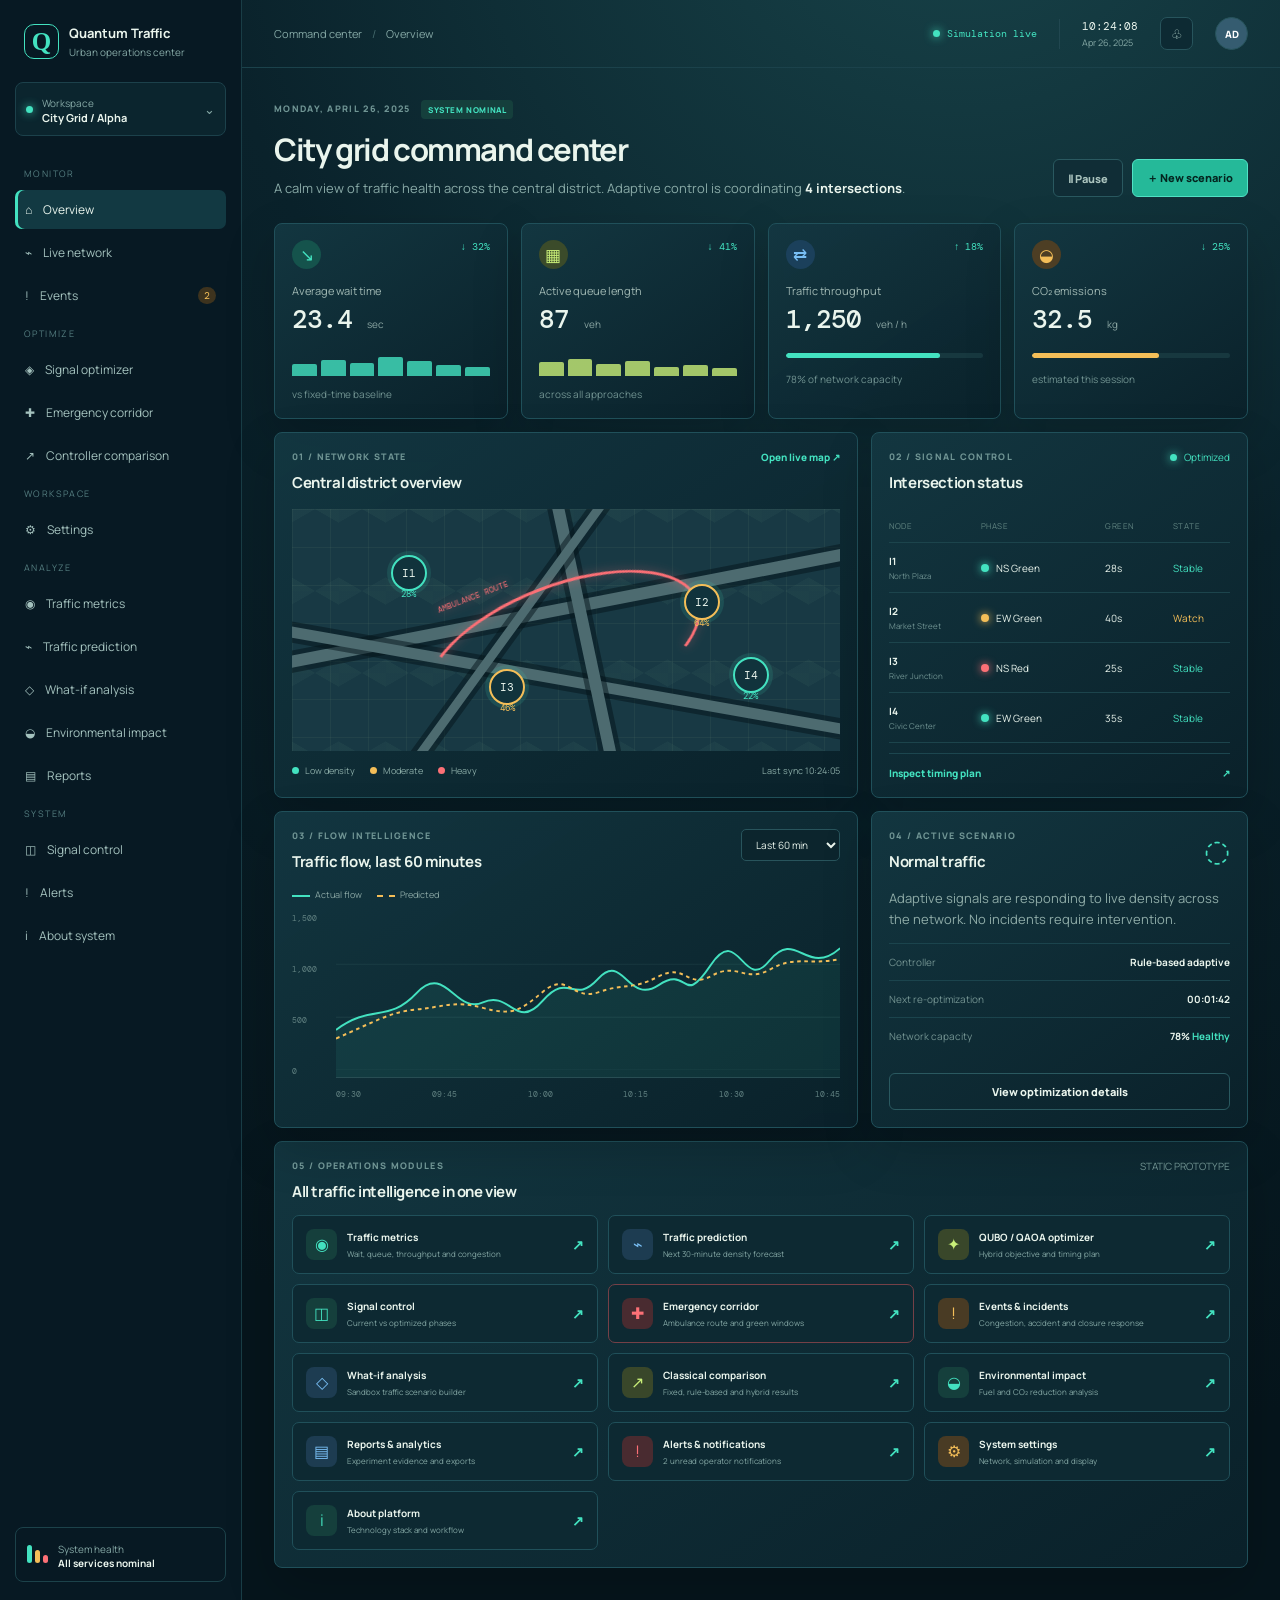
<file: Quantum-Enhanced-Adaptive-Urban-Traffic-Optimization/frontend/index.html>
<!doctype html>
<html lang="en">
<head>
  <meta charset="utf-8"><meta name="viewport" content="width=device-width, initial-scale=1">
  <title>Quantum Traffic | Command Center</title>
  <link rel="preconnect" href="https://fonts.googleapis.com"><link rel="preconnect" href="https://fonts.gstatic.com" crossorigin>
  <link href="https://fonts.googleapis.com/css2?family=DM+Mono:wght@400;500&family=Manrope:wght@400;500;600;700;800&display=swap" rel="stylesheet">
  <link rel="stylesheet" href="assets/styles.css">
</head>
<body data-page="overview">
  <div class="app-shell">
    <aside class="sidebar" data-sidebar></aside>
    <main class="main-content">
      <header class="topbar"><button class="icon-button menu-button" data-menu aria-label="Open menu">☰</button><div class="breadcrumb">Command center <span>/</span> Overview</div><div class="top-actions"><span class="live-indicator"><i></i> Simulation live</span><span class="clock">10:24:08 <small>Apr 26, 2025</small></span><button class="icon-button" data-toast="No new notifications">♧</button><button class="avatar">AD</button></div></header>
      <div class="page-wrap">
        <section class="page-heading"><div><p class="eyebrow">Monday, April 26, 2025 <span class="pill teal">SYSTEM NOMINAL</span></p><h1>City grid command center</h1><p class="lede">A calm view of traffic health across the central district. Adaptive control is coordinating <strong>4 intersections</strong>.</p></div><div class="heading-actions"><button class="button ghost" data-toast="Simulation paused">Ⅱ Pause</button><button class="button primary" data-toast="Scenario builder opened">＋ New scenario</button></div></section>
        <section class="metric-grid">
          <article class="metric-card"><div class="metric-head"><span class="metric-icon teal">↘</span><span class="trend good">↓ 32%</span></div><p>Average wait time</p><strong>23.4 <small>sec</small></strong><div class="sparkline"><i style="height:42%"></i><i style="height:58%"></i><i style="height:45%"></i><i style="height:68%"></i><i style="height:52%"></i><i style="height:38%"></i><i style="height:31%"></i></div><small class="muted">vs fixed-time baseline</small></article>
          <article class="metric-card"><div class="metric-head"><span class="metric-icon lime">▦</span><span class="trend good">↓ 41%</span></div><p>Active queue length</p><strong>87 <small>veh</small></strong><div class="sparkline lime-bars"><i style="height:50%"></i><i style="height:62%"></i><i style="height:44%"></i><i style="height:54%"></i><i style="height:32%"></i><i style="height:41%"></i><i style="height:27%"></i></div><small class="muted">across all approaches</small></article>
          <article class="metric-card"><div class="metric-head"><span class="metric-icon blue">⇄</span><span class="trend good">↑ 18%</span></div><p>Traffic throughput</p><strong>1,250 <small>veh / h</small></strong><div class="progress"><span style="width:78%"></span></div><small class="muted">78% of network capacity</small></article>
          <article class="metric-card"><div class="metric-head"><span class="metric-icon amber">◒</span><span class="trend good">↓ 25%</span></div><p>CO₂ emissions</p><strong>32.5 <small>kg</small></strong><div class="progress amber-progress"><span style="width:64%"></span></div><small class="muted">estimated this session</small></article>
        </section>
        <section class="dashboard-grid">
          <article class="panel map-panel"><div class="panel-heading"><div><p class="eyebrow">01 / Network state</p><h2>Central district overview</h2></div><a class="text-link" href="live-map.html">Open live map ↗</a></div><div class="map-canvas"><div class="map-grid"></div><div class="road road-a"></div><div class="road road-b"></div><div class="road road-c"></div><div class="road road-d"></div><div class="route emergency-route"><span>AMBULANCE ROUTE</span></div><div class="map-node node-a">I1<small>28%</small></div><div class="map-node node-b watch">I2<small>64%</small></div><div class="map-node node-c watch">I3<small>46%</small></div><div class="map-node node-d">I4<small>22%</small></div></div><div class="map-footer"><span><i class="legend-dot low"></i> Low density</span><span><i class="legend-dot medium"></i> Moderate</span><span><i class="legend-dot high"></i> Heavy</span><span class="map-note">Last sync 10:24:05</span></div></article>
          <article class="panel signal-panel"><div class="panel-heading"><div><p class="eyebrow">02 / Signal control</p><h2>Intersection status</h2></div><span class="live-indicator compact"><i></i> Optimized</span></div><div class="signal-table"><div class="table-row header"><span>Node</span><span>Phase</span><span>Green</span><span>State</span></div><div class="table-row"><span><b>I1</b><small>North Plaza</small></span><span><i class="signal green"></i> NS Green</span><span class="mono">28s</span><span class="good">Stable</span></div><div class="table-row"><span><b>I2</b><small>Market Street</small></span><span><i class="signal amber"></i> EW Green</span><span class="mono">40s</span><span class="watch-text">Watch</span></div><div class="table-row"><span><b>I3</b><small>River Junction</small></span><span><i class="signal red"></i> NS Red</span><span class="mono">25s</span><span class="good">Stable</span></div><div class="table-row"><span><b>I4</b><small>Civic Center</small></span><span><i class="signal green"></i> EW Green</span><span class="mono">35s</span><span class="good">Stable</span></div></div><a class="panel-link" href="optimization.html">Inspect timing plan <span>↗</span></a></article>
        </section>
        <section class="lower-grid"><article class="panel chart-panel"><div class="panel-heading"><div><p class="eyebrow">03 / Flow intelligence</p><h2>Traffic flow, last 60 minutes</h2></div><select class="select"><option>Last 60 min</option><option>Last 3 hours</option></select></div><div class="chart-legend"><span><i class="line-key actual"></i>Actual flow</span><span><i class="line-key predicted"></i>Predicted</span></div><div class="line-chart"><div class="chart-y"><span>1,500</span><span>1,000</span><span>500</span><span>0</span></div><svg viewBox="0 0 700 210" preserveAspectRatio="none"><path class="chart-fill" d="M0,150 C50,116 72,142 112,103 S166,131 204,115 S250,152 287,113 S329,120 364,85 S405,119 448,93 S480,123 520,68 S565,104 602,62 S653,84 700,46 L700,210 L0,210 Z"></path><path class="chart-line actual-line" d="M0,150 C50,116 72,142 112,103 S166,131 204,115 S250,152 287,113 S329,120 364,85 S405,119 448,93 S480,123 520,68 S565,104 602,62 S653,84 700,46"></path><path class="chart-line predicted-line" d="M0,161 C53,140 75,127 112,124 S164,112 204,122 S254,127 288,101 S328,114 365,102 S410,100 448,82 S487,99 522,81 S568,91 603,73 S653,68 700,60"></path></svg><div class="chart-x"><span>09:30</span><span>09:45</span><span>10:00</span><span>10:15</span><span>10:30</span><span>10:45</span></div></div></article><article class="panel scenario-panel"><div class="panel-heading"><div><p class="eyebrow">04 / Active scenario</p><h2>Normal traffic</h2></div><span class="scenario-mark">◌</span></div><p class="scenario-copy">Adaptive signals are responding to live density across the network. No incidents require intervention.</p><div class="scenario-row"><span>Controller</span><strong>Rule-based adaptive</strong></div><div class="scenario-row"><span>Next re-optimization</span><strong class="mono">00:01:42</strong></div><div class="scenario-row"><span>Network capacity</span><strong>78% <span class="good">Healthy</span></strong></div><a class="button outline" href="optimization.html">View optimization details</a></article></section>
        <section class="panel module-board"><div class="panel-heading"><div><p class="eyebrow">05 / Operations modules</p><h2>All traffic intelligence in one view</h2></div><span class="muted mono">STATIC PROTOTYPE</span></div><div class="module-grid"><a class="module-card" href="metrics.html"><span class="module-icon teal-icon">◉</span><span><b>Traffic metrics</b><small>Wait, queue, throughput and congestion</small></span><strong>↗</strong></a><a class="module-card" href="prediction.html"><span class="module-icon blue-icon">⌁</span><span><b>Traffic prediction</b><small>Next 30-minute density forecast</small></span><strong>↗</strong></a><a class="module-card" href="optimization.html"><span class="module-icon lime-icon">✦</span><span><b>QUBO / QAOA optimizer</b><small>Hybrid objective and timing plan</small></span><strong>↗</strong></a><a class="module-card" href="signal-control.html"><span class="module-icon teal-icon">◫</span><span><b>Signal control</b><small>Current vs optimized phases</small></span><strong>↗</strong></a><a class="module-card emergency-module" href="emergency.html"><span class="module-icon red-icon">✚</span><span><b>Emergency corridor</b><small>Ambulance route and green windows</small></span><strong>↗</strong></a><a class="module-card" href="events.html"><span class="module-icon amber-icon">!</span><span><b>Events & incidents</b><small>Congestion, accident and closure response</small></span><strong>↗</strong></a><a class="module-card" href="what-if.html"><span class="module-icon blue-icon">◇</span><span><b>What-if analysis</b><small>Sandbox traffic scenario builder</small></span><strong>↗</strong></a><a class="module-card" href="comparison.html"><span class="module-icon lime-icon">↗</span><span><b>Classical comparison</b><small>Fixed, rule-based and hybrid results</small></span><strong>↗</strong></a><a class="module-card" href="environment.html"><span class="module-icon teal-icon">◒</span><span><b>Environmental impact</b><small>Fuel and CO₂ reduction analysis</small></span><strong>↗</strong></a><a class="module-card" href="reports.html"><span class="module-icon blue-icon">▤</span><span><b>Reports & analytics</b><small>Experiment evidence and exports</small></span><strong>↗</strong></a><a class="module-card" href="alerts.html"><span class="module-icon red-icon">!</span><span><b>Alerts & notifications</b><small>2 unread operator notifications</small></span><strong>↗</strong></a><a class="module-card" href="settings.html"><span class="module-icon amber-icon">⚙</span><span><b>System settings</b><small>Network, simulation and display</small></span><strong>↗</strong></a><a class="module-card" href="about.html"><span class="module-icon teal-icon">i</span><span><b>About platform</b><small>Technology stack and workflow</small></span><strong>↗</strong></a></div></section>
      </div>
    </main>
  </div>
  <div class="toast" data-toast-box></div><script src="assets/app.js"></script>
</body></html>
</file>
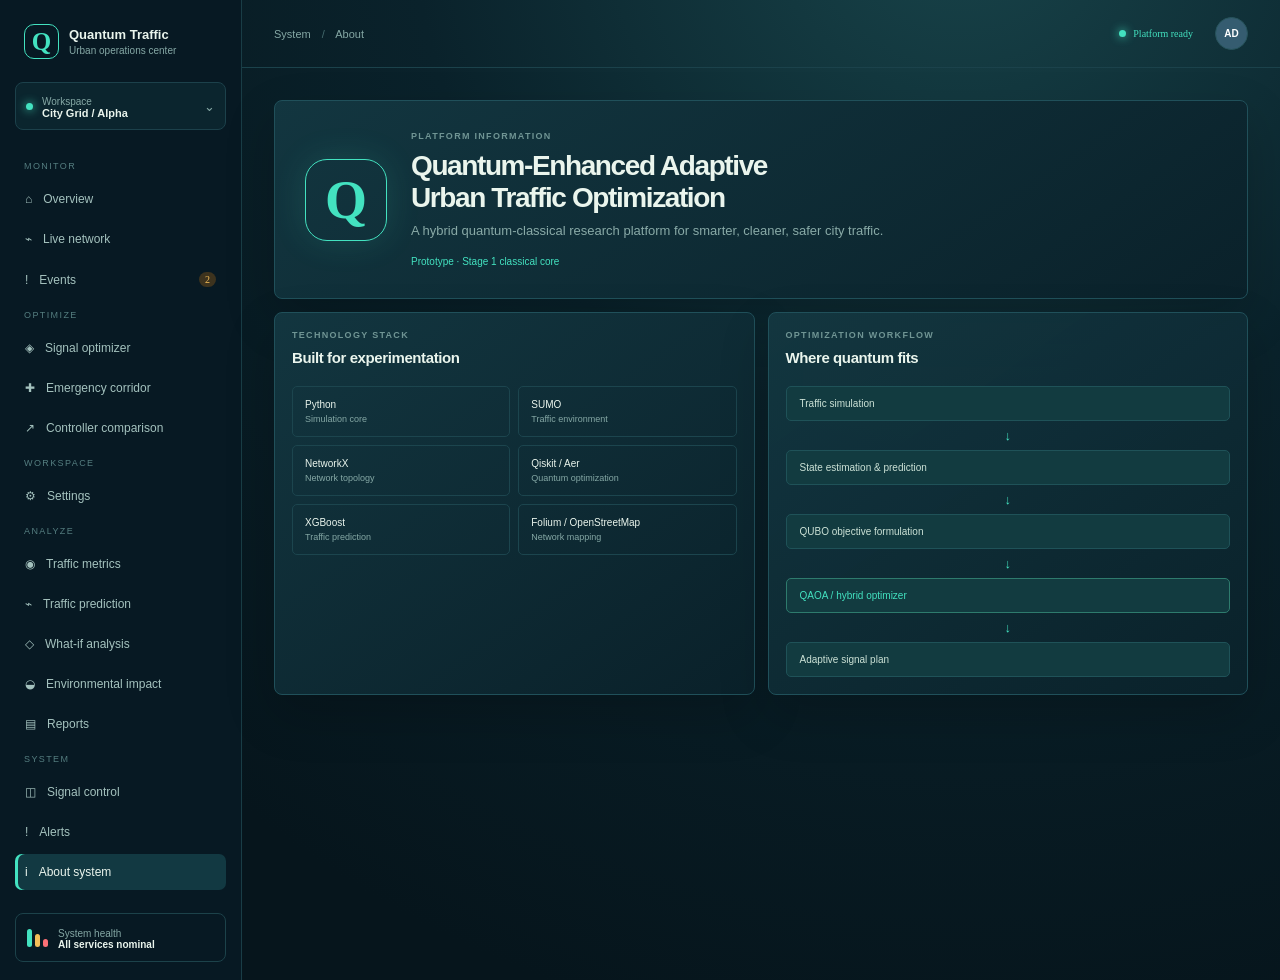
<file: Quantum-Enhanced-Adaptive-Urban-Traffic-Optimization/frontend/about.html>
<!doctype html><html lang="en"><head><meta charset="utf-8"><meta name="viewport" content="width=device-width, initial-scale=1"><title>About | Quantum Traffic</title><link rel="stylesheet" href="assets/styles.css"><link rel="stylesheet" href="assets/pages.css"><link rel="stylesheet" href="assets/remaining.css"><script src="assets/app.js" defer></script></head><body data-page="about"><div class="app-shell"><aside class="sidebar" data-sidebar></aside><main class="main-content"><header class="topbar"><button class="icon-button menu-button" data-menu>☰</button><div class="breadcrumb">System <span>/</span> About</div><div class="top-actions"><span class="live-indicator"><i></i> Platform ready</span><button class="avatar">AD</button></div></header><div class="page-wrap"><section class="about-hero panel"><div class="about-mark">Q</div><div><p class="eyebrow">Platform information</p><h1>Quantum-Enhanced Adaptive<br>Urban Traffic Optimization</h1><p class="lede">A hybrid quantum-classical research platform for smarter, cleaner, safer city traffic.</p><span class="version mono">Prototype · Stage 1 classical core</span></div></section><section class="about-grid"><article class="panel"><p class="eyebrow">Technology stack</p><h2>Built for experimentation</h2><div class="stack-list"><span>Python <b>Simulation core</b></span><span>SUMO <b>Traffic environment</b></span><span>NetworkX <b>Network topology</b></span><span>Qiskit / Aer <b>Quantum optimization</b></span><span>XGBoost <b>Traffic prediction</b></span><span>Folium / OpenStreetMap <b>Network mapping</b></span></div></article><article class="panel"><p class="eyebrow">Optimization workflow</p><h2>Where quantum fits</h2><div class="workflow"><span>Traffic simulation</span><i>↓</i><span>State estimation & prediction</span><i>↓</i><span>QUBO objective formulation</span><i>↓</i><span>QAOA / hybrid optimizer</span><i>↓</i><span>Adaptive signal plan</span></div></article></section></div></main></div><div class="toast" data-toast-box></div></body></html>
</file>
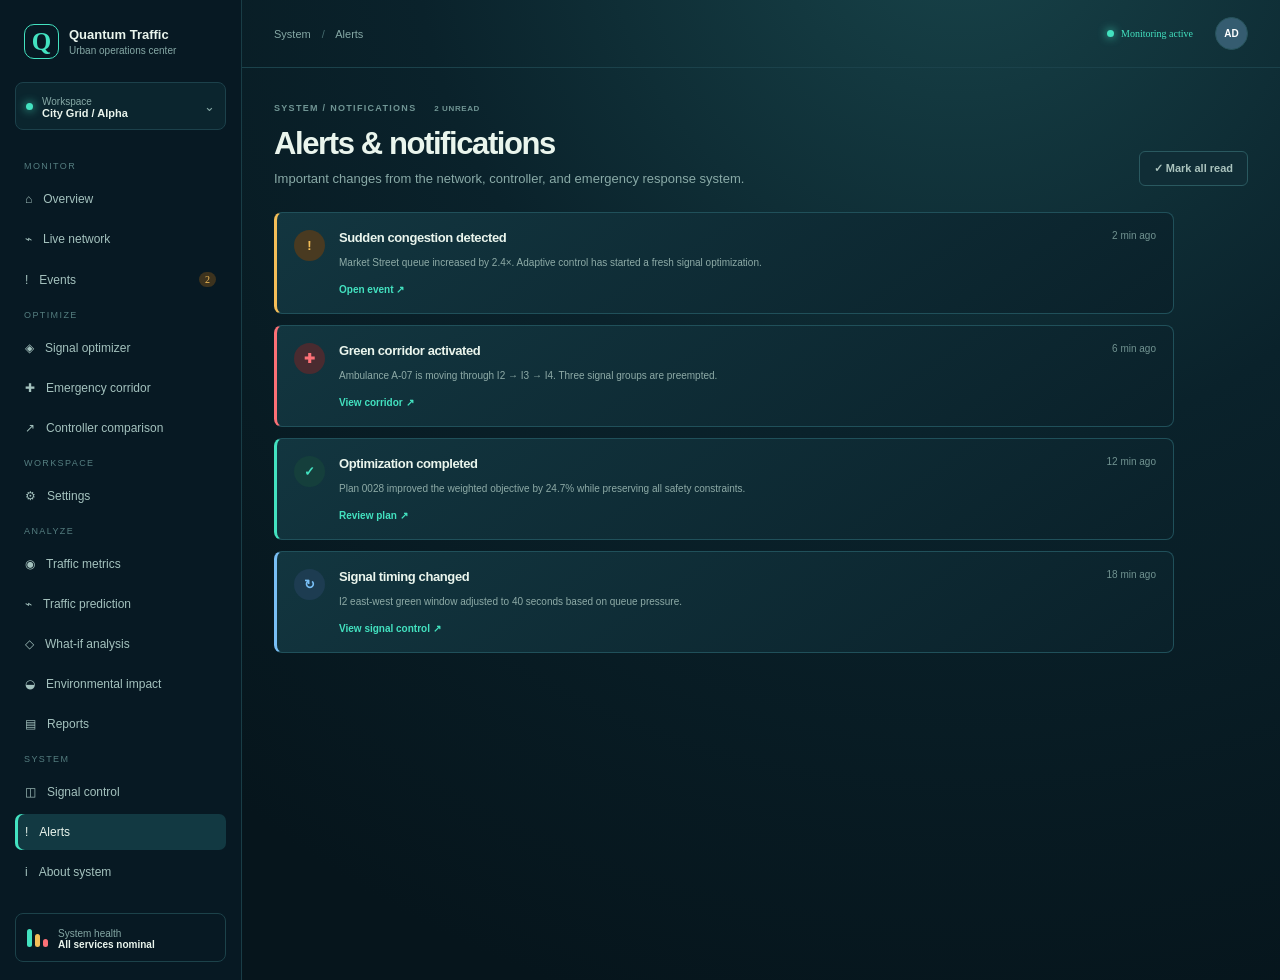
<file: Quantum-Enhanced-Adaptive-Urban-Traffic-Optimization/frontend/alerts.html>
<!doctype html><html lang="en"><head><meta charset="utf-8"><meta name="viewport" content="width=device-width, initial-scale=1"><title>Alerts | Quantum Traffic</title><link rel="stylesheet" href="assets/styles.css"><link rel="stylesheet" href="assets/pages.css"><link rel="stylesheet" href="assets/remaining.css"><script src="assets/app.js" defer></script></head><body data-page="alerts"><div class="app-shell"><aside class="sidebar" data-sidebar></aside><main class="main-content"><header class="topbar"><button class="icon-button menu-button" data-menu>☰</button><div class="breadcrumb">System <span>/</span> Alerts</div><div class="top-actions"><span class="live-indicator"><i></i> Monitoring active</span><button class="avatar">AD</button></div></header><div class="page-wrap"><section class="page-heading"><div><p class="eyebrow">System / Notifications <span class="pill amber">2 UNREAD</span></p><h1>Alerts & notifications</h1><p class="lede">Important changes from the network, controller, and emergency response system.</p></div><button class="button ghost" data-toast="All alerts marked as read">✓ Mark all read</button></section><section class="alert-list"><article class="alert-card critical"><span class="alert-icon">!</span><div><div class="alert-head"><h2>Sudden congestion detected</h2><span class="mono muted">2 min ago</span></div><p>Market Street queue increased by 2.4×. Adaptive control has started a fresh signal optimization.</p><span class="alert-link">Open event ↗</span></div></article><article class="alert-card emergency-alert"><span class="alert-icon">✚</span><div><div class="alert-head"><h2>Green corridor activated</h2><span class="mono muted">6 min ago</span></div><p>Ambulance A-07 is moving through I2 → I3 → I4. Three signal groups are preempted.</p><span class="alert-link">View corridor ↗</span></div></article><article class="alert-card success-alert"><span class="alert-icon">✓</span><div><div class="alert-head"><h2>Optimization completed</h2><span class="mono muted">12 min ago</span></div><p>Plan 0028 improved the weighted objective by 24.7% while preserving all safety constraints.</p><span class="alert-link">Review plan ↗</span></div></article><article class="alert-card neutral-alert"><span class="alert-icon">↻</span><div><div class="alert-head"><h2>Signal timing changed</h2><span class="mono muted">18 min ago</span></div><p>I2 east-west green window adjusted to 40 seconds based on queue pressure.</p><span class="alert-link">View signal control ↗</span></div></article></section></div></main></div><div class="toast" data-toast-box></div></body></html>
</file>
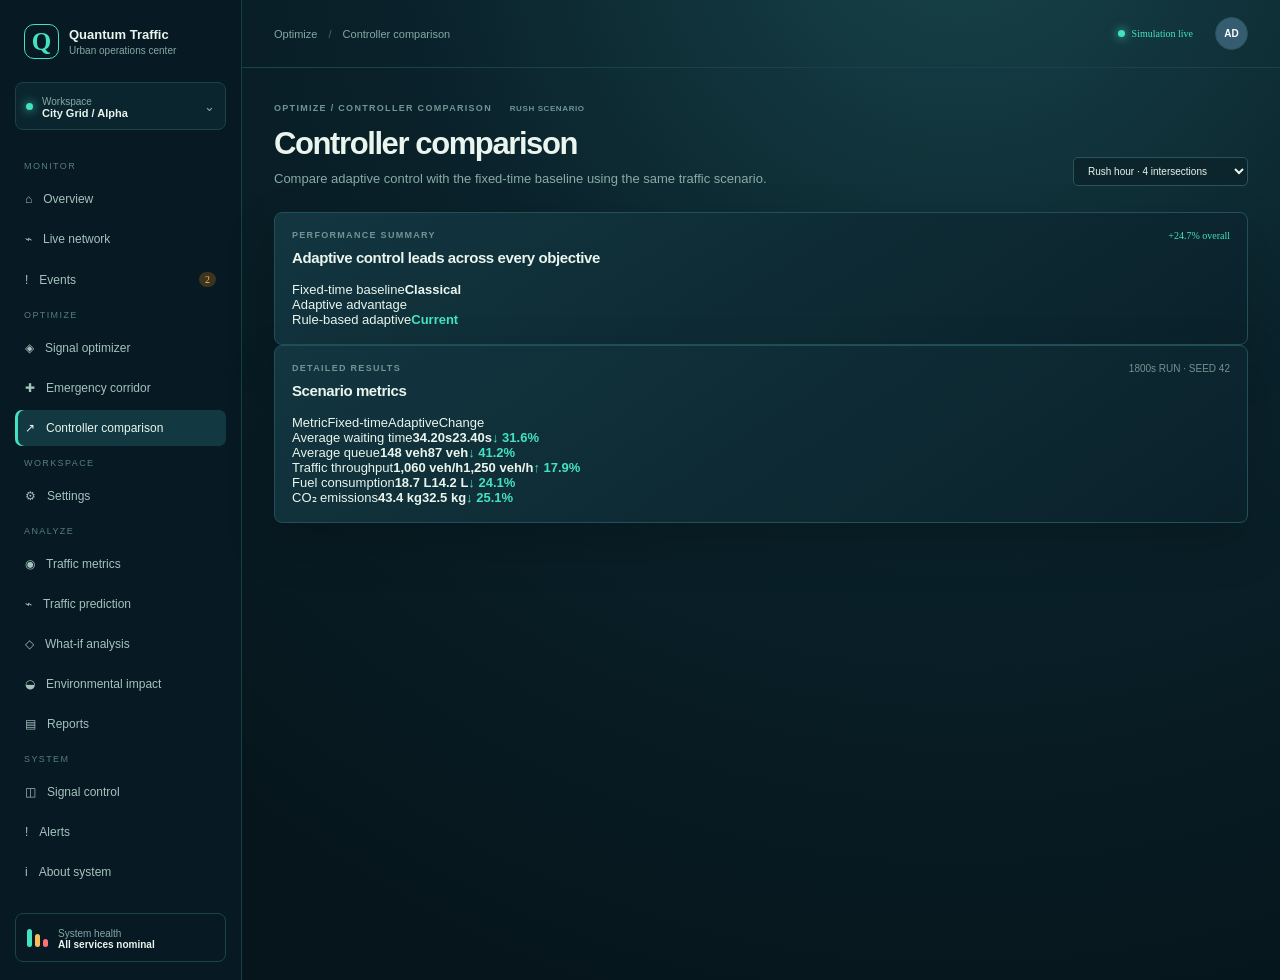
<file: Quantum-Enhanced-Adaptive-Urban-Traffic-Optimization/frontend/comparison.html>
<!doctype html><html lang="en"><head><meta charset="utf-8"><meta name="viewport" content="width=device-width, initial-scale=1"><title>Comparison | Quantum Traffic</title><link rel="stylesheet" href="assets/styles.css"><script src="assets/app.js" defer></script></head><body data-page="comparison"><div class="app-shell"><aside class="sidebar" data-sidebar></aside><main class="main-content"><header class="topbar"><button class="icon-button menu-button" data-menu>☰</button><div class="breadcrumb">Optimize <span>/</span> Controller comparison</div><div class="top-actions"><span class="live-indicator"><i></i> Simulation live</span><button class="avatar">AD</button></div></header><div class="page-wrap"><section class="page-heading"><div><p class="eyebrow">Optimize / Controller comparison <span class="pill blue">RUSH SCENARIO</span></p><h1>Controller comparison</h1><p class="lede">Compare adaptive control with the fixed-time baseline using the same traffic scenario.</p></div><select class="select large-select"><option>Rush hour · 4 intersections</option><option>Normal traffic · 4 intersections</option></select></section><article class="panel compare-hero"><div class="panel-heading"><div><p class="eyebrow">Performance summary</p><h2>Adaptive control leads across every objective</h2></div><span class="trend good">+24.7% overall</span></div><div class="big-comparison"><div><span>Fixed-time baseline</span><b>Classical</b></div><div class="versus-bar"><i style="width:70%"></i><b style="width:45%"></b><span>Adaptive advantage</span></div><div class="right-label"><span>Rule-based adaptive</span><b class="good">Current</b></div></div></article><section class="panel"><div class="panel-heading"><div><p class="eyebrow">Detailed results</p><h2>Scenario metrics</h2></div><span class="muted mono">1800s RUN · SEED 42</span></div><div class="data-table"><div class="data-row header"><span>Metric</span><span>Fixed-time</span><span>Adaptive</span><span>Change</span></div><div class="data-row"><span>Average waiting time</span><b>34.20s</b><b>23.40s</b><strong class="good">↓ 31.6%</strong></div><div class="data-row"><span>Average queue</span><b>148 veh</b><b>87 veh</b><strong class="good">↓ 41.2%</strong></div><div class="data-row"><span>Traffic throughput</span><b>1,060 veh/h</b><b>1,250 veh/h</b><strong class="good">↑ 17.9%</strong></div><div class="data-row"><span>Fuel consumption</span><b>18.7 L</b><b>14.2 L</b><strong class="good">↓ 24.1%</strong></div><div class="data-row"><span>CO₂ emissions</span><b>43.4 kg</b><b>32.5 kg</b><strong class="good">↓ 25.1%</strong></div></div></section></div></main></div><div class="toast" data-toast-box></div></body></html>
</file>
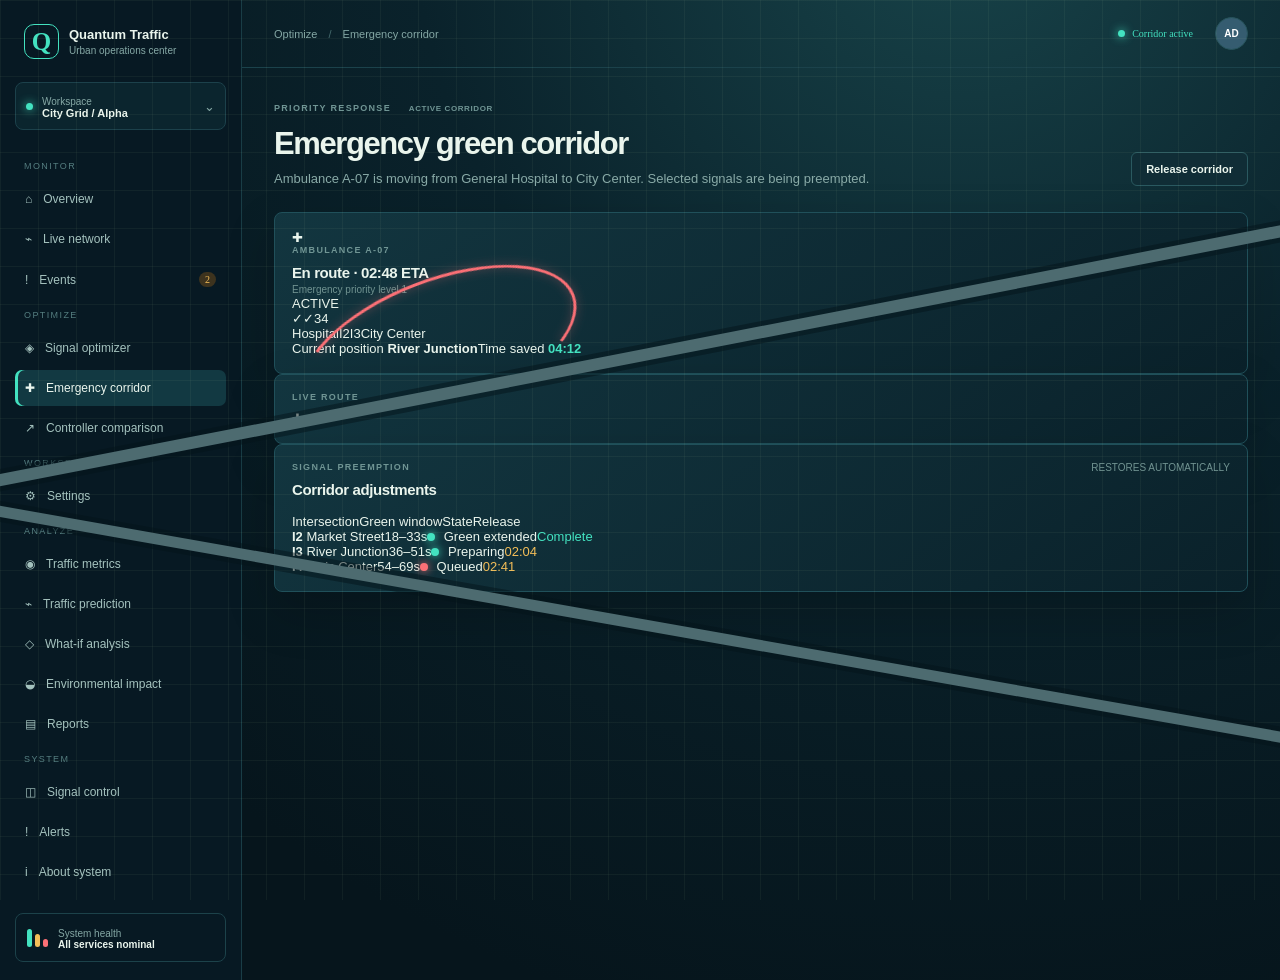
<file: Quantum-Enhanced-Adaptive-Urban-Traffic-Optimization/frontend/emergency.html>
<!doctype html><html lang="en"><head><meta charset="utf-8"><meta name="viewport" content="width=device-width, initial-scale=1"><title>Emergency corridor | Quantum Traffic</title><link rel="stylesheet" href="assets/styles.css"><script src="assets/app.js" defer></script></head><body data-page="emergency"><div class="app-shell"><aside class="sidebar" data-sidebar></aside><main class="main-content"><header class="topbar"><button class="icon-button menu-button" data-menu>☰</button><div class="breadcrumb">Optimize <span>/</span> Emergency corridor</div><div class="top-actions"><span class="live-indicator danger"><i></i> Corridor active</span><button class="avatar">AD</button></div></header><div class="page-wrap"><section class="page-heading"><div><p class="eyebrow">Priority response <span class="pill red">ACTIVE CORRIDOR</span></p><h1>Emergency green corridor</h1><p class="lede">Ambulance A-07 is moving from General Hospital to City Center. Selected signals are being preempted.</p></div><button class="button danger-button" data-toast="Corridor release requested">Release corridor</button></section><section class="emergency-grid"><article class="panel"><div class="status-hero"><span class="emergency-icon">✚</span><div><p class="eyebrow">Ambulance A-07</p><h2>En route · 02:48 ETA</h2><span class="muted">Emergency priority level 1</span></div><span class="status-badge danger">ACTIVE</span></div><div class="corridor-progress"><div class="progress-line"><i style="width:62%"></i><span>✓</span><span>✓</span><span class="current">3</span><span>4</span></div><div class="progress-labels"><span>Hospital</span><span>I2</span><span>I3</span><span>City Center</span></div></div><div class="eta-row"><span>Current position <b>River Junction</b></span><span>Time saved <b class="good">04:12</b></span></div></article><article class="panel"><p class="eyebrow">Live route</p><div class="mini-map"><div class="map-grid"></div><div class="road road-a"></div><div class="road road-b"></div><div class="route emergency-route"></div><span class="ambulance-pin">✚</span></div></article></section><section class="panel"><div class="panel-heading"><div><p class="eyebrow">Signal preemption</p><h2>Corridor adjustments</h2></div><span class="muted mono">RESTORES AUTOMATICALLY</span></div><div class="corridor-table"><div class="corridor-row header"><span>Intersection</span><span>Green window</span><span>State</span><span>Release</span></div><div class="corridor-row"><span><b>I2</b> Market Street</span><span class="mono">18–33s</span><span><i class="signal green"></i> Green extended</span><span class="good">Complete</span></div><div class="corridor-row"><span><b>I3</b> River Junction</span><span class="mono">36–51s</span><span><i class="signal green"></i> Preparing</span><span class="watch-text">02:04</span></div><div class="corridor-row"><span><b>I4</b> Civic Center</span><span class="mono">54–69s</span><span><i class="signal red"></i> Queued</span><span class="watch-text">02:41</span></div></div></section></div></main></div><div class="toast" data-toast-box></div></body></html>
</file>
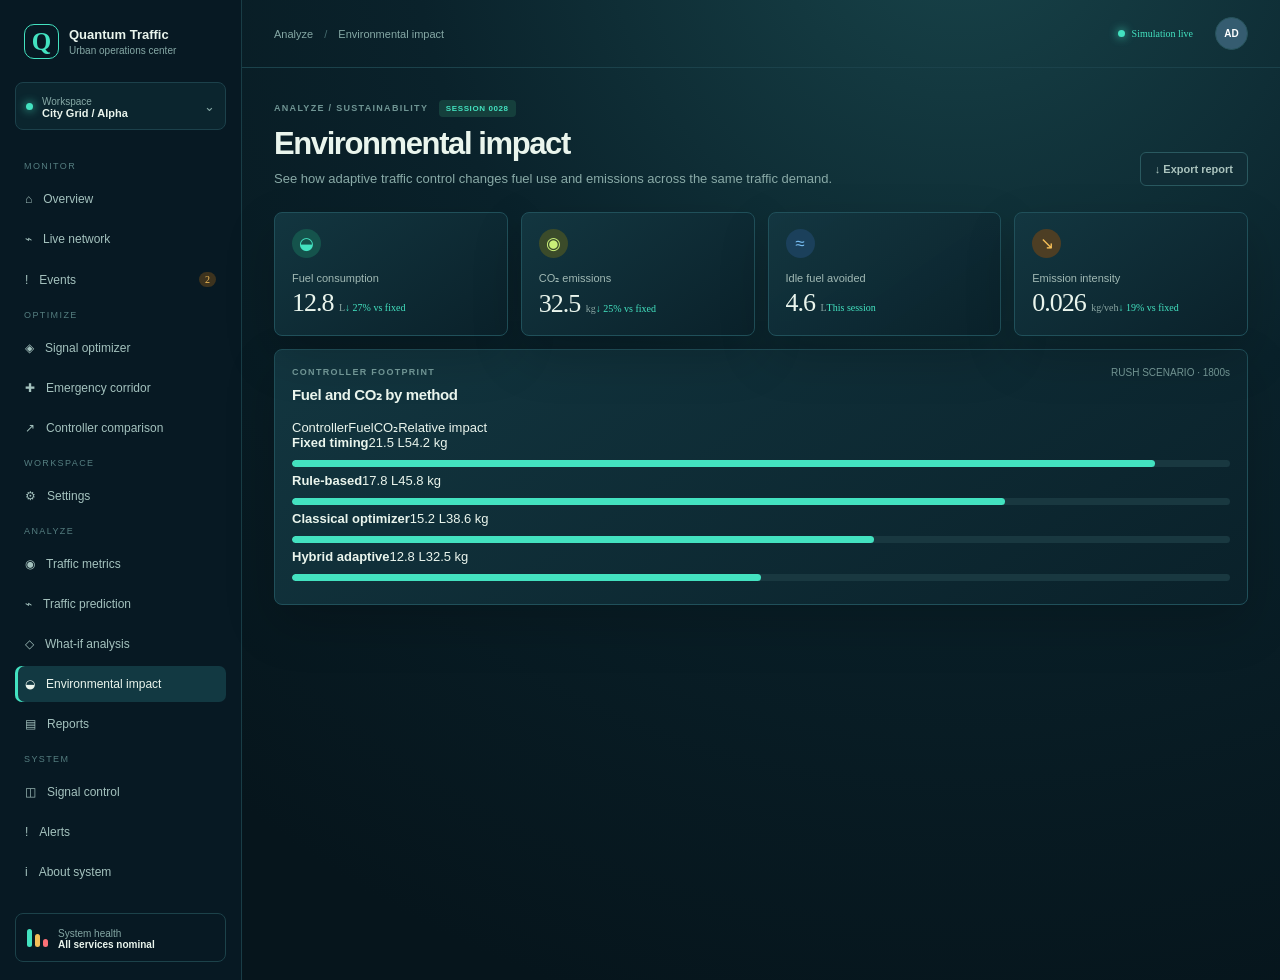
<file: Quantum-Enhanced-Adaptive-Urban-Traffic-Optimization/frontend/environment.html>
<!doctype html><html lang="en"><head><meta charset="utf-8"><meta name="viewport" content="width=device-width, initial-scale=1"><title>Environmental impact | Quantum Traffic</title><link rel="stylesheet" href="assets/styles.css"><link rel="stylesheet" href="assets/pages.css"><link rel="stylesheet" href="assets/remaining.css"><script src="assets/app.js" defer></script></head><body data-page="environment"><div class="app-shell"><aside class="sidebar" data-sidebar></aside><main class="main-content"><header class="topbar"><button class="icon-button menu-button" data-menu>☰</button><div class="breadcrumb">Analyze <span>/</span> Environmental impact</div><div class="top-actions"><span class="live-indicator"><i></i> Simulation live</span><button class="avatar">AD</button></div></header><div class="page-wrap"><section class="page-heading"><div><p class="eyebrow">Analyze / Sustainability <span class="pill teal">SESSION 0028</span></p><h1>Environmental impact</h1><p class="lede">See how adaptive traffic control changes fuel use and emissions across the same traffic demand.</p></div><button class="button ghost" data-toast="Environmental report exported">↓ Export report</button></section><section class="metric-grid"><article class="metric-card environmental-card"><span class="metric-icon teal">◒</span><p>Fuel consumption</p><strong>12.8 <small>L</small></strong><span class="trend good">↓ 27% vs fixed</span></article><article class="metric-card environmental-card"><span class="metric-icon lime">◉</span><p>CO₂ emissions</p><strong>32.5 <small>kg</small></strong><span class="trend good">↓ 25% vs fixed</span></article><article class="metric-card environmental-card"><span class="metric-icon blue">≈</span><p>Idle fuel avoided</p><strong>4.6 <small>L</small></strong><span class="trend good">This session</span></article><article class="metric-card environmental-card"><span class="metric-icon amber">↘</span><p>Emission intensity</p><strong>0.026 <small>kg/veh</small></strong><span class="trend good">↓ 19% vs fixed</span></article></section><section class="panel"><div class="panel-heading"><div><p class="eyebrow">Controller footprint</p><h2>Fuel and CO₂ by method</h2></div><span class="muted mono">RUSH SCENARIO · 1800s</span></div><div class="environment-table"><div class="environment-row header"><span>Controller</span><span>Fuel</span><span>CO₂</span><span>Relative impact</span></div><div class="environment-row"><b>Fixed timing</b><span>21.5 L</span><span>54.2 kg</span><div class="impact-bar"><i style="width:92%"></i></div></div><div class="environment-row"><b>Rule-based</b><span>17.8 L</span><span>45.8 kg</span><div class="impact-bar"><i style="width:76%"></i></div></div><div class="environment-row"><b>Classical optimizer</b><span>15.2 L</span><span>38.6 kg</span><div class="impact-bar"><i style="width:62%"></i></div></div><div class="environment-row highlight"><b>Hybrid adaptive</b><span>12.8 L</span><span>32.5 kg</span><div class="impact-bar"><i style="width:50%"></i></div></div></div></section></div></main></div><div class="toast" data-toast-box></div></body></html>
</file>
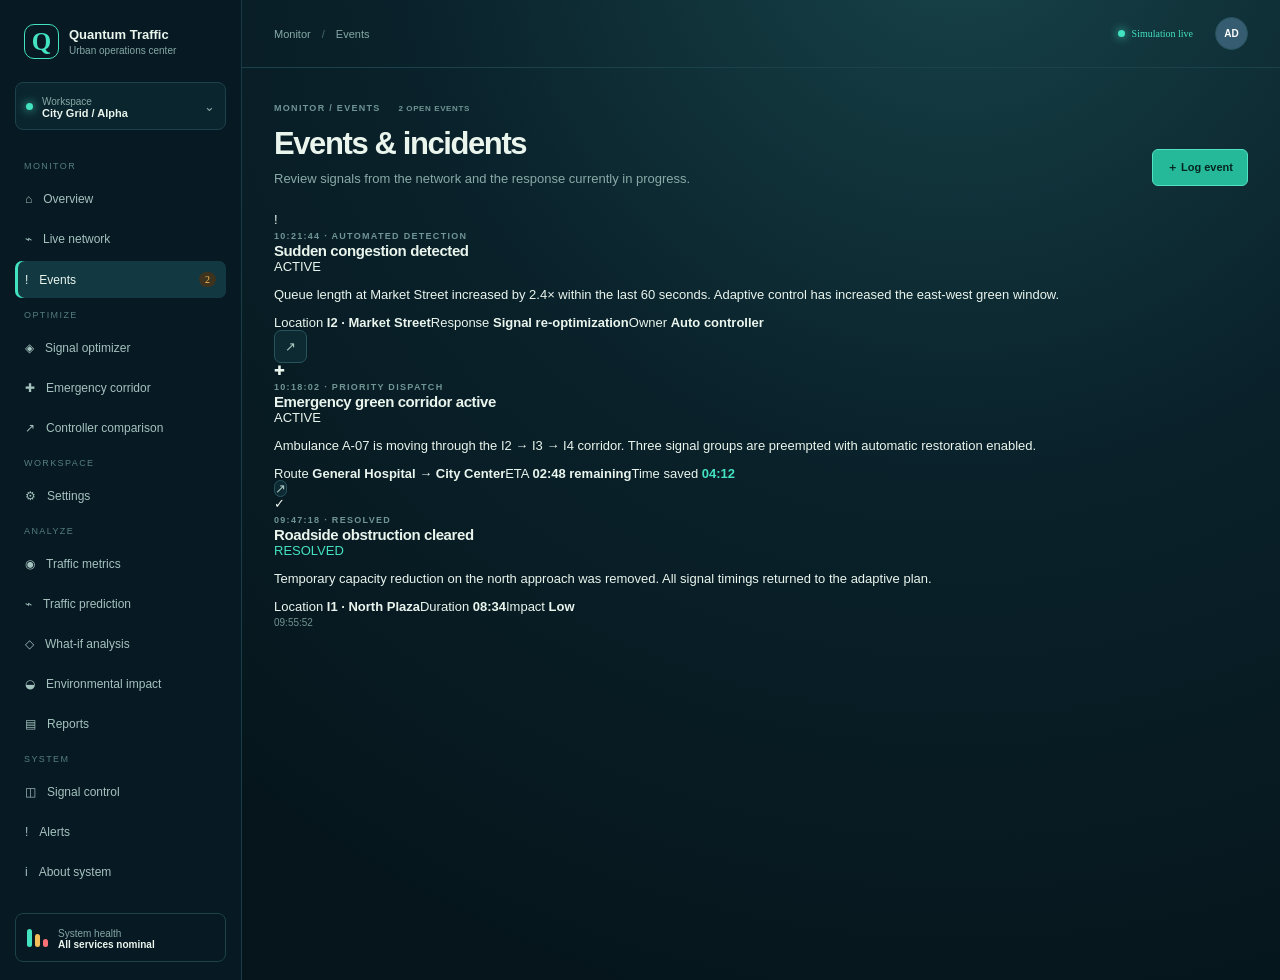
<file: Quantum-Enhanced-Adaptive-Urban-Traffic-Optimization/frontend/events.html>
<!doctype html><html lang="en"><head><meta charset="utf-8"><meta name="viewport" content="width=device-width, initial-scale=1"><title>Events | Quantum Traffic</title><link rel="stylesheet" href="assets/styles.css"><script src="assets/app.js" defer></script></head><body data-page="events"><div class="app-shell"><aside class="sidebar" data-sidebar></aside><main class="main-content"><header class="topbar"><button class="icon-button menu-button" data-menu>☰</button><div class="breadcrumb">Monitor <span>/</span> Events</div><div class="top-actions"><span class="live-indicator"><i></i> Simulation live</span><button class="avatar">AD</button></div></header><div class="page-wrap"><section class="page-heading"><div><p class="eyebrow">Monitor / Events <span class="pill amber">2 OPEN EVENTS</span></p><h1>Events & incidents</h1><p class="lede">Review signals from the network and the response currently in progress.</p></div><button class="button primary" data-toast="Event form opened">＋ Log event</button></section><section class="event-list"><article class="event-card warning-card"><div class="event-marker warning">!</div><div class="event-content"><div class="event-title"><div><span class="eyebrow">10:21:44 · AUTOMATED DETECTION</span><h2>Sudden congestion detected</h2></div><span class="status-badge watch">ACTIVE</span></div><p>Queue length at Market Street increased by 2.4× within the last 60 seconds. Adaptive control has increased the east-west green window.</p><div class="event-meta"><span>Location <b>I2 · Market Street</b></span><span>Response <b>Signal re-optimization</b></span><span>Owner <b>Auto controller</b></span></div></div><button class="icon-button" data-toast="Event details opened">↗</button></article><article class="event-card danger-card"><div class="event-marker danger">✚</div><div class="event-content"><div class="event-title"><div><span class="eyebrow">10:18:02 · PRIORITY DISPATCH</span><h2>Emergency green corridor active</h2></div><span class="status-badge danger">ACTIVE</span></div><p>Ambulance A-07 is moving through the I2 → I3 → I4 corridor. Three signal groups are preempted with automatic restoration enabled.</p><div class="event-meta"><span>Route <b>General Hospital → City Center</b></span><span>ETA <b>02:48 remaining</b></span><span>Time saved <b class="good">04:12</b></span></div></div><a class="icon-button" href="emergency.html">↗</a></article><article class="event-card resolved-card"><div class="event-marker resolved-mark">✓</div><div class="event-content"><div class="event-title"><div><span class="eyebrow">09:47:18 · RESOLVED</span><h2>Roadside obstruction cleared</h2></div><span class="status-badge good">RESOLVED</span></div><p>Temporary capacity reduction on the north approach was removed. All signal timings returned to the adaptive plan.</p><div class="event-meta"><span>Location <b>I1 · North Plaza</b></span><span>Duration <b>08:34</b></span><span>Impact <b>Low</b></span></div></div><span class="muted mono">09:55:52</span></article></section></div></main></div><div class="toast" data-toast-box></div></body></html>
</file>
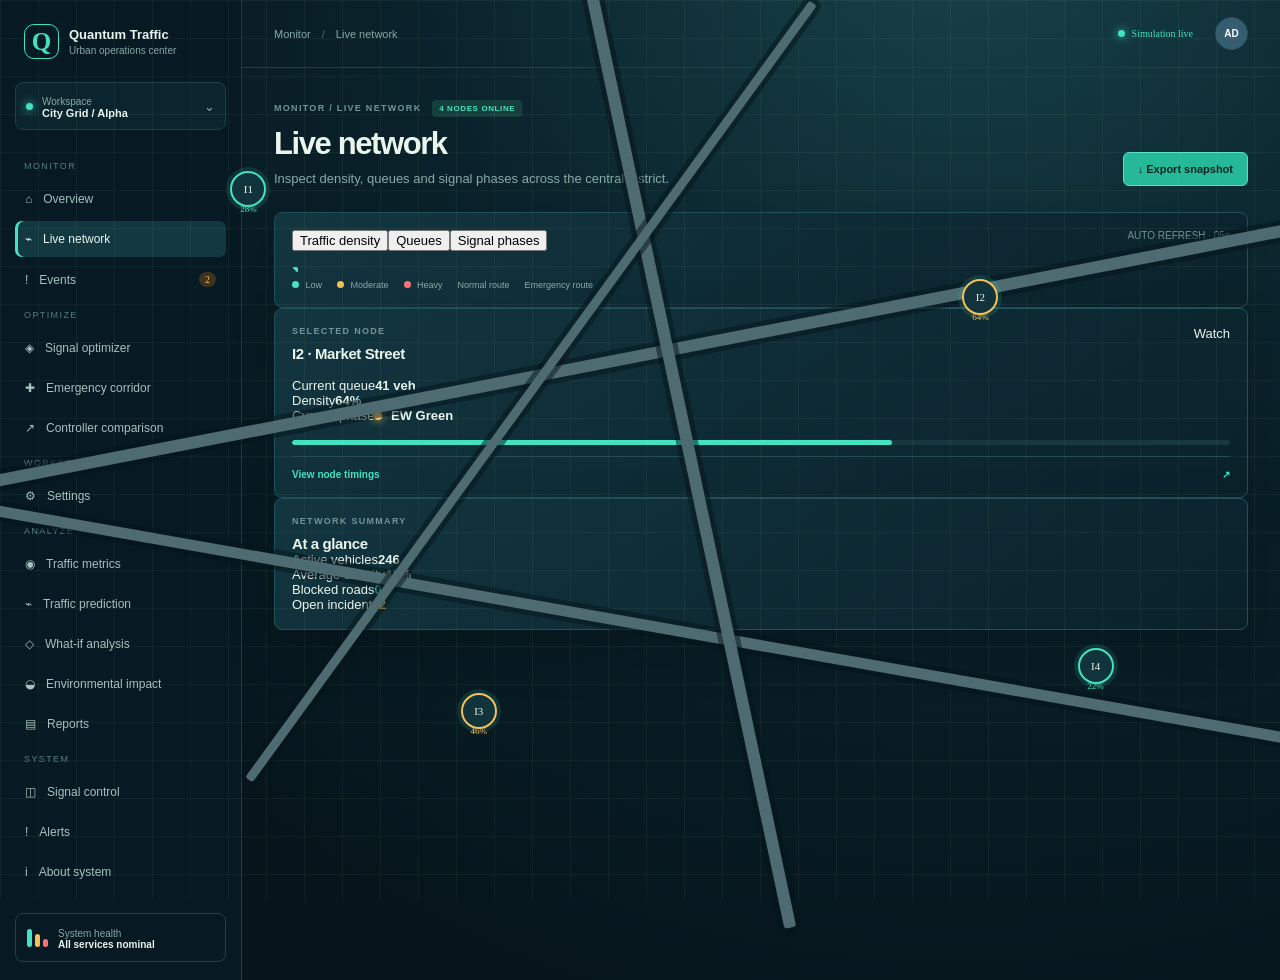
<file: Quantum-Enhanced-Adaptive-Urban-Traffic-Optimization/frontend/live-map.html>
<!doctype html><html lang="en"><head><meta charset="utf-8"><meta name="viewport" content="width=device-width, initial-scale=1"><title>Live network | Quantum Traffic</title><link rel="stylesheet" href="assets/styles.css"><script src="assets/app.js" defer></script></head><body data-page="network"><div class="app-shell"><aside class="sidebar" data-sidebar></aside><main class="main-content"><header class="topbar"><button class="icon-button menu-button" data-menu>☰</button><div class="breadcrumb">Monitor <span>/</span> Live network</div><div class="top-actions"><span class="live-indicator"><i></i> Simulation live</span><button class="avatar">AD</button></div></header><div class="page-wrap"><section class="page-heading"><div><p class="eyebrow">Monitor / Live network <span class="pill teal">4 NODES ONLINE</span></p><h1>Live network</h1><p class="lede">Inspect density, queues and signal phases across the central district.</p></div><button class="button primary" data-toast="Snapshot export queued">↓ Export snapshot</button></section><section class="wide-grid"><article class="panel full-map"><div class="panel-heading"><div class="tabs"><button class="tab active">Traffic density</button><button class="tab">Queues</button><button class="tab">Signal phases</button></div><span class="muted mono">AUTO REFRESH · 05s</span></div><div class="large-map"><div class="map-grid"></div><div class="road road-a"></div><div class="road road-b"></div><div class="road road-c"></div><div class="road road-d"></div><div class="route route-blue"></div><div class="route route-orange"></div><div class="map-node node-a">I1<small>28%</small></div><div class="map-node node-b watch">I2<small>64%</small></div><div class="map-node node-c watch">I3<small>46%</small></div><div class="map-node node-d">I4<small>22%</small></div></div><div class="map-footer"><span><i class="legend-dot low"></i> Low</span><span><i class="legend-dot medium"></i> Moderate</span><span><i class="legend-dot high"></i> Heavy</span><span>Normal route</span><span>Emergency route</span></div></article><aside class="side-stack"><article class="panel"><div class="panel-heading"><div><p class="eyebrow">Selected node</p><h2>I2 · Market Street</h2></div><span class="status-badge watch">Watch</span></div><div class="detail-stat"><span>Current queue</span><strong>41 veh</strong></div><div class="detail-stat"><span>Density</span><strong>64%</strong></div><div class="detail-stat"><span>Current phase</span><strong><i class="signal amber"></i> EW Green</strong></div><div class="progress"><span style="width:64%"></span></div><a class="panel-link" href="optimization.html">View node timings <span>↗</span></a></article><article class="panel"><p class="eyebrow">Network summary</p><h2>At a glance</h2><div class="detail-stat"><span>Active vehicles</span><strong>246</strong></div><div class="detail-stat"><span>Average density</span><strong>42%</strong></div><div class="detail-stat"><span>Blocked roads</span><strong class="good">0</strong></div><div class="detail-stat"><span>Open incidents</span><strong class="watch-text">2</strong></div></article></aside></section></div></main></div><div class="toast" data-toast-box></div></body></html>
</file>
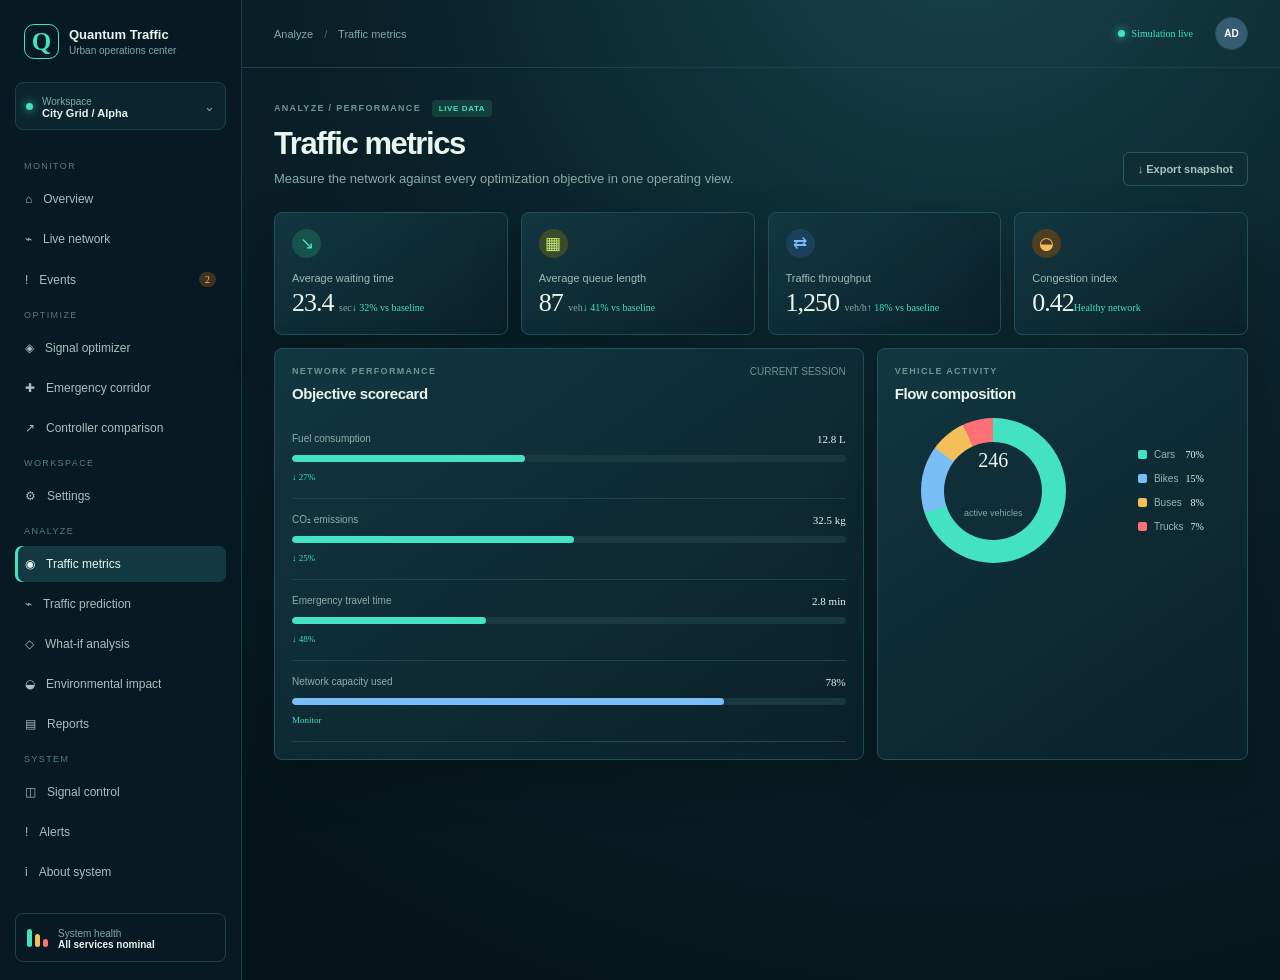
<file: Quantum-Enhanced-Adaptive-Urban-Traffic-Optimization/frontend/metrics.html>
<!doctype html><html lang="en"><head><meta charset="utf-8"><meta name="viewport" content="width=device-width, initial-scale=1"><title>Traffic metrics | Quantum Traffic</title><link rel="stylesheet" href="assets/styles.css"><link rel="stylesheet" href="assets/pages.css"><link rel="stylesheet" href="assets/remaining.css"><script src="assets/app.js" defer></script></head><body data-page="metrics"><div class="app-shell"><aside class="sidebar" data-sidebar></aside><main class="main-content"><header class="topbar"><button class="icon-button menu-button" data-menu>☰</button><div class="breadcrumb">Analyze <span>/</span> Traffic metrics</div><div class="top-actions"><span class="live-indicator"><i></i> Simulation live</span><button class="avatar">AD</button></div></header><div class="page-wrap"><section class="page-heading"><div><p class="eyebrow">Analyze / Performance <span class="pill teal">LIVE DATA</span></p><h1>Traffic metrics</h1><p class="lede">Measure the network against every optimization objective in one operating view.</p></div><button class="button ghost" data-toast="Metrics snapshot exported">↓ Export snapshot</button></section><section class="metric-grid"><article class="metric-card"><span class="metric-icon teal">↘</span><p>Average waiting time</p><strong>23.4 <small>sec</small></strong><span class="trend good">↓ 32% vs baseline</span></article><article class="metric-card"><span class="metric-icon lime">▦</span><p>Average queue length</p><strong>87 <small>veh</small></strong><span class="trend good">↓ 41% vs baseline</span></article><article class="metric-card"><span class="metric-icon blue">⇄</span><p>Traffic throughput</p><strong>1,250 <small>veh/h</small></strong><span class="trend good">↑ 18% vs baseline</span></article><article class="metric-card"><span class="metric-icon amber">◒</span><p>Congestion index</p><strong>0.42</strong><span class="trend good">Healthy network</span></article></section><section class="metrics-layout"><article class="panel"><div class="panel-heading"><div><p class="eyebrow">Network performance</p><h2>Objective scorecard</h2></div><span class="muted mono">CURRENT SESSION</span></div><div class="score-list"><div><span>Fuel consumption <b>12.8 L</b></span><div class="score-bar"><i style="width:42%"></i></div><em>↓ 27%</em></div><div><span>CO₂ emissions <b>32.5 kg</b></span><div class="score-bar"><i style="width:51%"></i></div><em>↓ 25%</em></div><div><span>Emergency travel time <b>2.8 min</b></span><div class="score-bar"><i style="width:35%"></i></div><em>↓ 48%</em></div><div><span>Network capacity used <b>78%</b></span><div class="score-bar blue-bar"><i style="width:78%"></i></div><em class="watch-text">Monitor</em></div></div></article><article class="panel"><div class="panel-heading"><div><p class="eyebrow">Vehicle activity</p><h2>Flow composition</h2></div></div><div class="donut-wrap"><div class="donut"><strong>246</strong><small>active vehicles</small></div><div class="legend-list"><span><i class="legend-square teal-bg"></i> Cars <b>70%</b></span><span><i class="legend-square blue-bg"></i> Bikes <b>15%</b></span><span><i class="legend-square amber-bg"></i> Buses <b>8%</b></span><span><i class="legend-square red-bg"></i> Trucks <b>7%</b></span></div></div></article></section></div></main></div><div class="toast" data-toast-box></div></body></html>
</file>
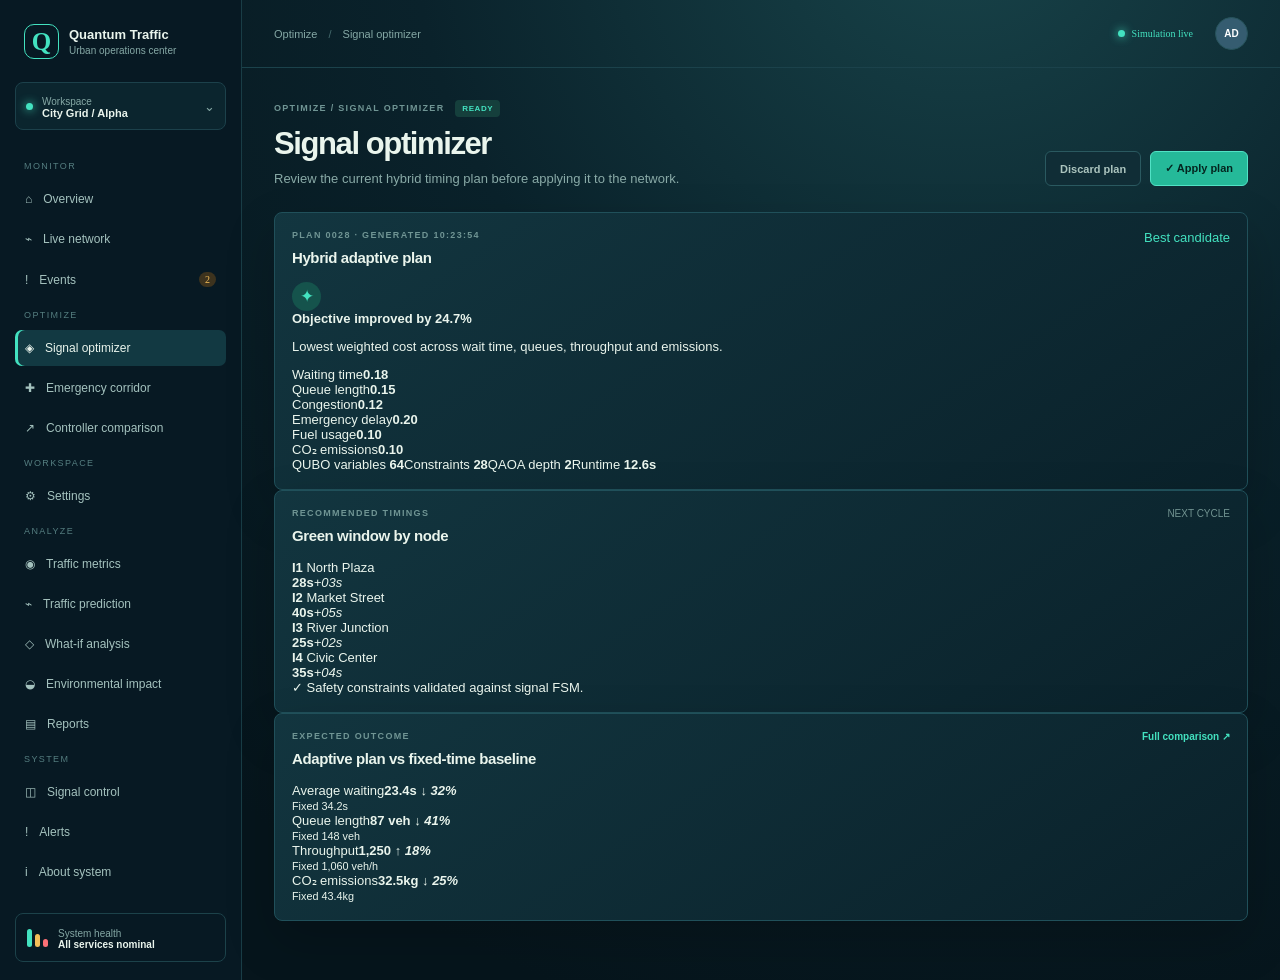
<file: Quantum-Enhanced-Adaptive-Urban-Traffic-Optimization/frontend/optimization.html>
<!doctype html><html lang="en"><head><meta charset="utf-8"><meta name="viewport" content="width=device-width, initial-scale=1"><title>Signal optimizer | Quantum Traffic</title><link rel="stylesheet" href="assets/styles.css"><script src="assets/app.js" defer></script></head><body data-page="optimizer"><div class="app-shell"><aside class="sidebar" data-sidebar></aside><main class="main-content"><header class="topbar"><button class="icon-button menu-button" data-menu>☰</button><div class="breadcrumb">Optimize <span>/</span> Signal optimizer</div><div class="top-actions"><span class="live-indicator"><i></i> Simulation live</span><button class="avatar">AD</button></div></header><div class="page-wrap"><section class="page-heading"><div><p class="eyebrow">Optimize / Signal optimizer <span class="pill teal">READY</span></p><h1>Signal optimizer</h1><p class="lede">Review the current hybrid timing plan before applying it to the network.</p></div><div class="heading-actions"><button class="button ghost" data-toast="Plan discarded">Discard plan</button><button class="button primary" data-toast="Optimization plan applied">✓ Apply plan</button></div></section><section class="optimizer-grid"><article class="panel"><div class="panel-heading"><div><p class="eyebrow">Plan 0028 · generated 10:23:54</p><h2>Hybrid adaptive plan</h2></div><span class="status-badge good">Best candidate</span></div><div class="callout"><span class="metric-icon teal">✦</span><div><strong>Objective improved by 24.7%</strong><p>Lowest weighted cost across wait time, queues, throughput and emissions.</p></div></div><div class="weight-grid"><div><span>Waiting time</span><b>0.18</b></div><div><span>Queue length</span><b>0.15</b></div><div><span>Congestion</span><b>0.12</b></div><div><span>Emergency delay</span><b>0.20</b></div><div><span>Fuel usage</span><b>0.10</b></div><div><span>CO₂ emissions</span><b>0.10</b></div></div><div class="optimizer-meta"><span>QUBO variables <b>64</b></span><span>Constraints <b>28</b></span><span>QAOA depth <b>2</b></span><span>Runtime <b>12.6s</b></span></div></article><article class="panel"><div class="panel-heading"><div><p class="eyebrow">Recommended timings</p><h2>Green window by node</h2></div><span class="muted mono">NEXT CYCLE</span></div><div class="timing-row"><span><b>I1</b> North Plaza</span><div class="timing-track"><i style="width:52%"></i></div><strong>28s</strong><em>+03s</em></div><div class="timing-row"><span><b>I2</b> Market Street</span><div class="timing-track"><i style="width:74%"></i></div><strong>40s</strong><em>+05s</em></div><div class="timing-row"><span><b>I3</b> River Junction</span><div class="timing-track"><i style="width:46%"></i></div><strong>25s</strong><em>+02s</em></div><div class="timing-row"><span><b>I4</b> Civic Center</span><div class="timing-track"><i style="width:65%"></i></div><strong>35s</strong><em>+04s</em></div><div class="plan-note">✓ Safety constraints validated against signal FSM.</div></article></section><section class="panel"><div class="panel-heading"><div><p class="eyebrow">Expected outcome</p><h2>Adaptive plan vs fixed-time baseline</h2></div><a class="text-link" href="comparison.html">Full comparison ↗</a></div><div class="outcome-grid"><div><span>Average waiting</span><strong>23.4s <em>↓ 32%</em></strong><div class="dual-bar"><b style="width:53%"></b></div><small>Fixed 34.2s</small></div><div><span>Queue length</span><strong>87 veh <em>↓ 41%</em></strong><div class="dual-bar"><b style="width:49%"></b></div><small>Fixed 148 veh</small></div><div><span>Throughput</span><strong>1,250 <em>↑ 18%</em></strong><div class="dual-bar"><b style="width:78%"></b></div><small>Fixed 1,060 veh/h</small></div><div><span>CO₂ emissions</span><strong>32.5kg <em>↓ 25%</em></strong><div class="dual-bar"><b style="width:58%"></b></div><small>Fixed 43.4kg</small></div></div></section></div></main></div><div class="toast" data-toast-box></div></body></html>
</file>
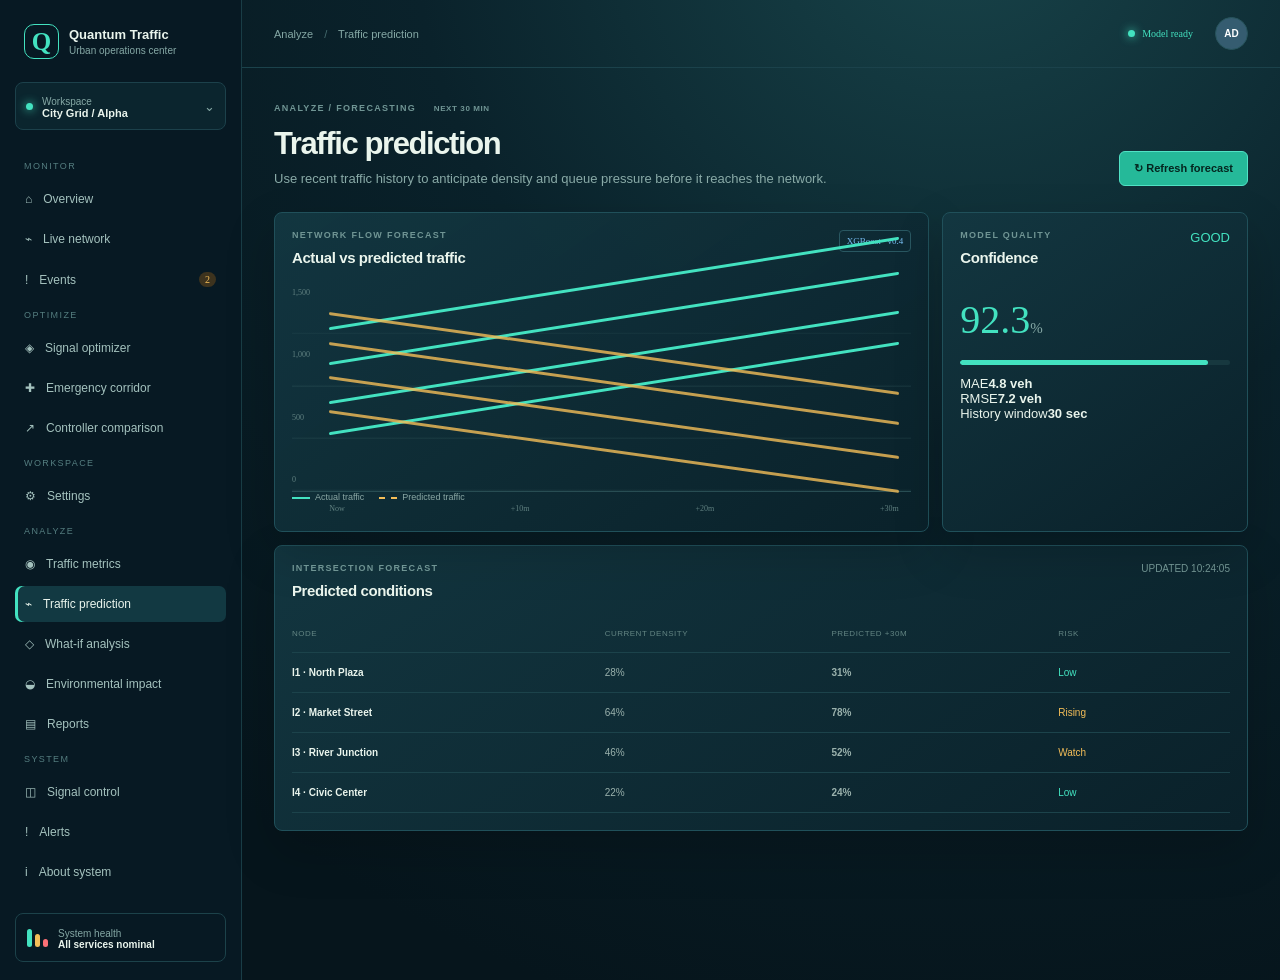
<file: Quantum-Enhanced-Adaptive-Urban-Traffic-Optimization/frontend/prediction.html>
<!doctype html><html lang="en"><head><meta charset="utf-8"><meta name="viewport" content="width=device-width, initial-scale=1"><title>Traffic prediction | Quantum Traffic</title><link rel="stylesheet" href="assets/styles.css"><link rel="stylesheet" href="assets/pages.css"><link rel="stylesheet" href="assets/remaining.css"><script src="assets/app.js" defer></script></head><body data-page="prediction"><div class="app-shell"><aside class="sidebar" data-sidebar></aside><main class="main-content"><header class="topbar"><button class="icon-button menu-button" data-menu>☰</button><div class="breadcrumb">Analyze <span>/</span> Traffic prediction</div><div class="top-actions"><span class="live-indicator"><i></i> Model ready</span><button class="avatar">AD</button></div></header><div class="page-wrap"><section class="page-heading"><div><p class="eyebrow">Analyze / Forecasting <span class="pill blue">NEXT 30 MIN</span></p><h1>Traffic prediction</h1><p class="lede">Use recent traffic history to anticipate density and queue pressure before it reaches the network.</p></div><button class="button primary" data-toast="Prediction refresh queued">↻ Refresh forecast</button></section><section class="prediction-layout"><article class="panel forecast-panel"><div class="panel-heading"><div><p class="eyebrow">Network flow forecast</p><h2>Actual vs predicted traffic</h2></div><span class="model-chip">XGBoost · v0.4</span></div><div class="forecast-chart"><div class="forecast-line actual"></div><div class="forecast-line forecast"></div><div class="forecast-y"><span>1,500</span><span>1,000</span><span>500</span><span>0</span></div><div class="forecast-x"><span>Now</span><span>+10m</span><span>+20m</span><span>+30m</span></div></div><div class="chart-legend"><span><i class="line-key actual"></i>Actual traffic</span><span><i class="line-key predicted"></i>Predicted traffic</span></div></article><article class="panel"><div class="panel-heading"><div><p class="eyebrow">Model quality</p><h2>Confidence</h2></div><span class="status-badge good">GOOD</span></div><div class="confidence-number">92.3<small>%</small></div><div class="progress"><span style="width:92%"></span></div><div class="detail-stat"><span>MAE</span><strong>4.8 veh</strong></div><div class="detail-stat"><span>RMSE</span><strong>7.2 veh</strong></div><div class="detail-stat"><span>History window</span><strong>30 sec</strong></div></article></section><section class="panel"><div class="panel-heading"><div><p class="eyebrow">Intersection forecast</p><h2>Predicted conditions</h2></div><span class="muted mono">UPDATED 10:24:05</span></div><div class="forecast-table"><div class="forecast-row header"><span>Node</span><span>Current density</span><span>Predicted +30m</span><span>Risk</span></div><div class="forecast-row"><b>I1 · North Plaza</b><span>28%</span><strong>31%</strong><span class="good">Low</span></div><div class="forecast-row"><b>I2 · Market Street</b><span>64%</span><strong>78%</strong><span class="watch-text">Rising</span></div><div class="forecast-row"><b>I3 · River Junction</b><span>46%</span><strong>52%</strong><span class="watch-text">Watch</span></div><div class="forecast-row"><b>I4 · Civic Center</b><span>22%</span><strong>24%</strong><span class="good">Low</span></div></div></section></div></main></div><div class="toast" data-toast-box></div></body></html>
</file>
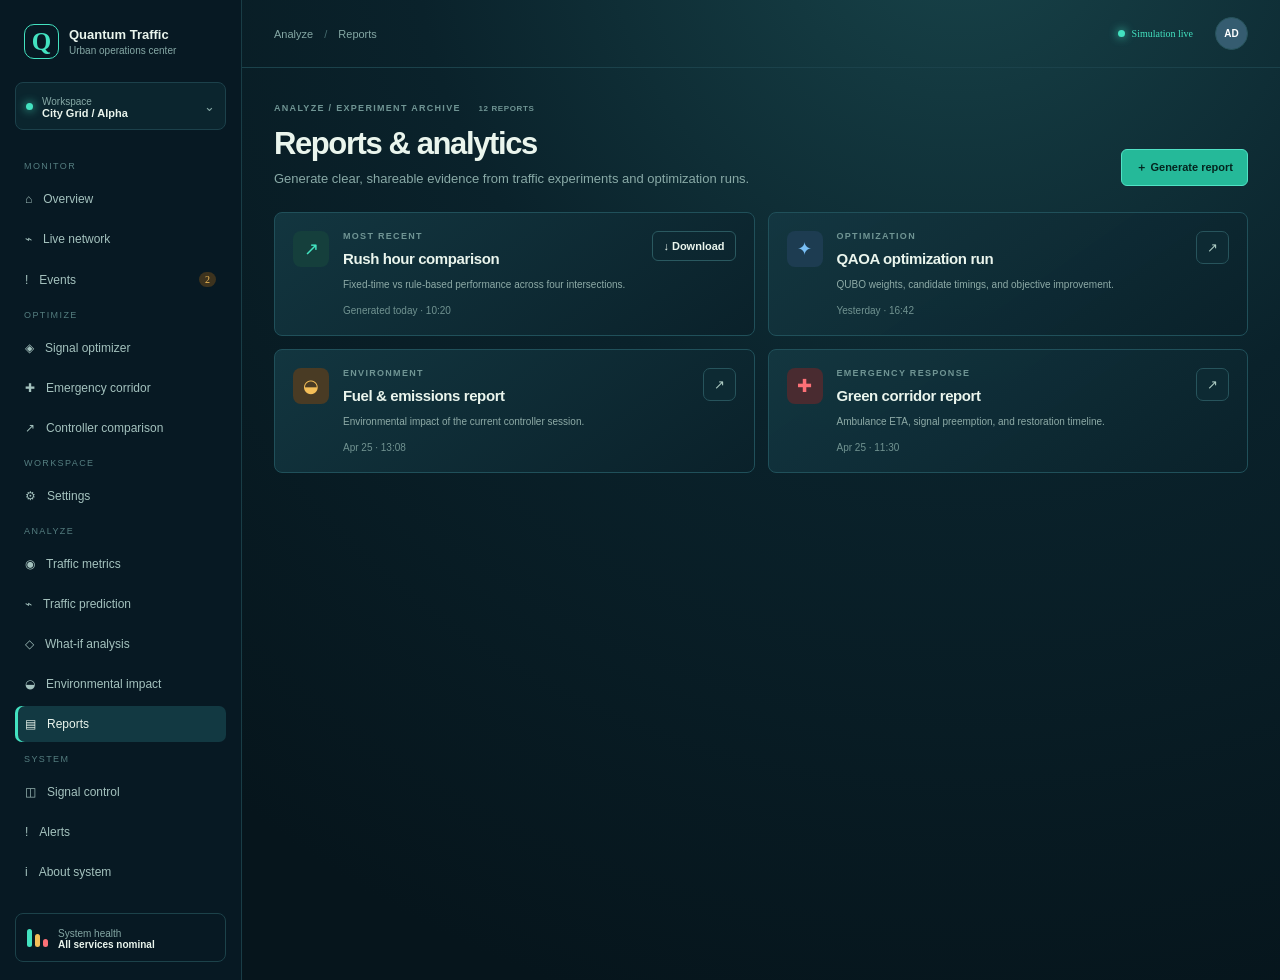
<file: Quantum-Enhanced-Adaptive-Urban-Traffic-Optimization/frontend/reports.html>
<!doctype html><html lang="en"><head><meta charset="utf-8"><meta name="viewport" content="width=device-width, initial-scale=1"><title>Reports | Quantum Traffic</title><link rel="stylesheet" href="assets/styles.css"><link rel="stylesheet" href="assets/pages.css"><link rel="stylesheet" href="assets/remaining.css"><script src="assets/app.js" defer></script></head><body data-page="reports"><div class="app-shell"><aside class="sidebar" data-sidebar></aside><main class="main-content"><header class="topbar"><button class="icon-button menu-button" data-menu>☰</button><div class="breadcrumb">Analyze <span>/</span> Reports</div><div class="top-actions"><span class="live-indicator"><i></i> Simulation live</span><button class="avatar">AD</button></div></header><div class="page-wrap"><section class="page-heading"><div><p class="eyebrow">Analyze / Experiment archive <span class="pill blue">12 REPORTS</span></p><h1>Reports & analytics</h1><p class="lede">Generate clear, shareable evidence from traffic experiments and optimization runs.</p></div><button class="button primary" data-toast="Report builder opened">＋ Generate report</button></section><section class="report-grid"><article class="report-card featured"><span class="report-icon">↗</span><div><p class="eyebrow">Most recent</p><h2>Rush hour comparison</h2><p>Fixed-time vs rule-based performance across four intersections.</p><span class="mono muted">Generated today · 10:20</span></div><button class="button outline" data-toast="Report download queued">↓ Download</button></article><article class="report-card"><span class="report-icon blue-icon">✦</span><div><p class="eyebrow">Optimization</p><h2>QAOA optimization run</h2><p>QUBO weights, candidate timings, and objective improvement.</p><span class="mono muted">Yesterday · 16:42</span></div><button class="icon-button" data-toast="Report opened">↗</button></article><article class="report-card"><span class="report-icon amber-icon">◒</span><div><p class="eyebrow">Environment</p><h2>Fuel & emissions report</h2><p>Environmental impact of the current controller session.</p><span class="mono muted">Apr 25 · 13:08</span></div><button class="icon-button" data-toast="Report opened">↗</button></article><article class="report-card"><span class="report-icon red-icon">✚</span><div><p class="eyebrow">Emergency response</p><h2>Green corridor report</h2><p>Ambulance ETA, signal preemption, and restoration timeline.</p><span class="mono muted">Apr 25 · 11:30</span></div><button class="icon-button" data-toast="Report opened">↗</button></article></section></div></main></div><div class="toast" data-toast-box></div></body></html>
</file>
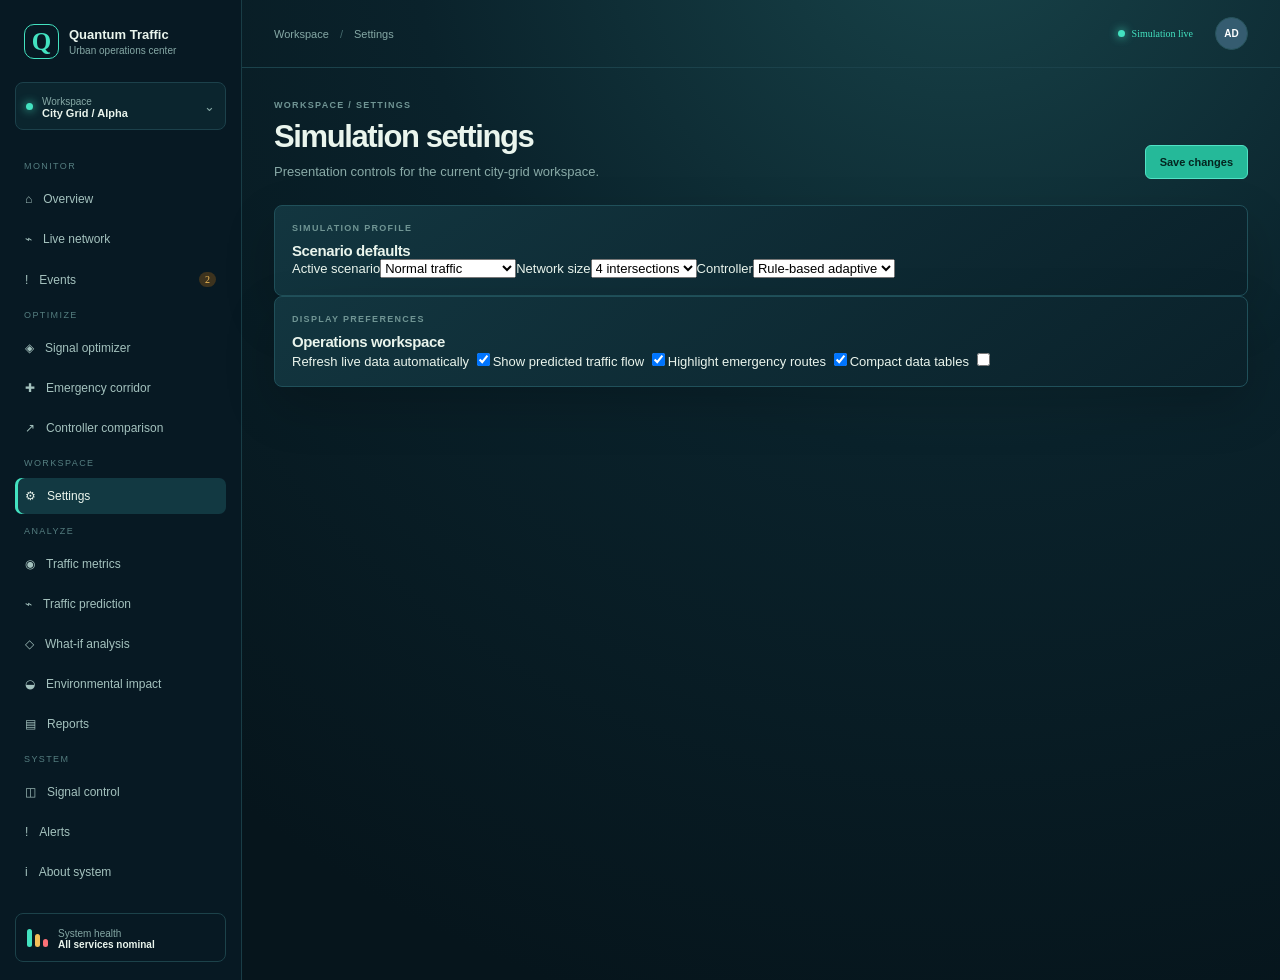
<file: Quantum-Enhanced-Adaptive-Urban-Traffic-Optimization/frontend/settings.html>
<!doctype html><html lang="en"><head><meta charset="utf-8"><meta name="viewport" content="width=device-width, initial-scale=1"><title>Settings | Quantum Traffic</title><link rel="stylesheet" href="assets/styles.css"><script src="assets/app.js" defer></script></head><body data-page="settings"><div class="app-shell"><aside class="sidebar" data-sidebar></aside><main class="main-content"><header class="topbar"><button class="icon-button menu-button" data-menu>☰</button><div class="breadcrumb">Workspace <span>/</span> Settings</div><div class="top-actions"><span class="live-indicator"><i></i> Simulation live</span><button class="avatar">AD</button></div></header><div class="page-wrap"><section class="page-heading"><div><p class="eyebrow">Workspace / Settings</p><h1>Simulation settings</h1><p class="lede">Presentation controls for the current city-grid workspace.</p></div><button class="button primary" data-toast="Settings saved">Save changes</button></section><section class="settings-grid"><article class="panel settings-card"><p class="eyebrow">Simulation profile</p><h2>Scenario defaults</h2><label>Active scenario<select class="form-control"><option>Normal traffic</option><option>Rush hour</option><option>Accident response</option><option>Emergency corridor</option></select></label><label>Network size<select class="form-control"><option>4 intersections</option><option>6 intersections</option><option>8 intersections</option></select></label><label>Controller<select class="form-control"><option>Rule-based adaptive</option><option>Fixed-time baseline</option><option>Hybrid QAOA</option></select></label></article><article class="panel settings-card"><p class="eyebrow">Display preferences</p><h2>Operations workspace</h2><label class="switch-row">Refresh live data automatically <input type="checkbox" checked><span class="switch"></span></label><label class="switch-row">Show predicted traffic flow <input type="checkbox" checked><span class="switch"></span></label><label class="switch-row">Highlight emergency routes <input type="checkbox" checked><span class="switch"></span></label><label class="switch-row">Compact data tables <input type="checkbox"><span class="switch"></span></label></article></section></div></main></div><div class="toast" data-toast-box></div></body></html>
</file>
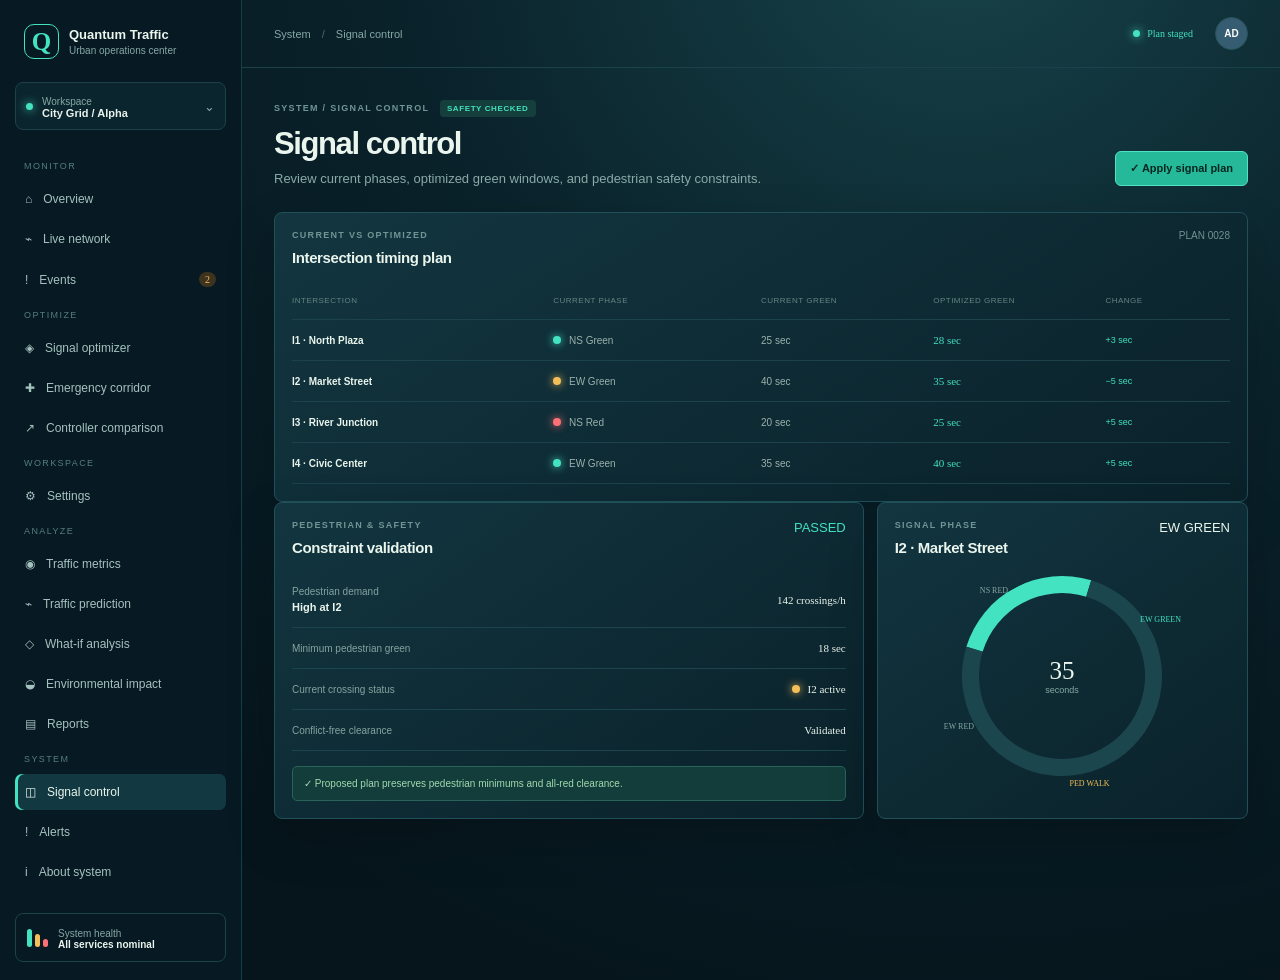
<file: Quantum-Enhanced-Adaptive-Urban-Traffic-Optimization/frontend/signal-control.html>
<!doctype html><html lang="en"><head><meta charset="utf-8"><meta name="viewport" content="width=device-width, initial-scale=1"><title>Signal control | Quantum Traffic</title><link rel="stylesheet" href="assets/styles.css"><link rel="stylesheet" href="assets/pages.css"><link rel="stylesheet" href="assets/remaining.css"><script src="assets/app.js" defer></script></head><body data-page="signals"><div class="app-shell"><aside class="sidebar" data-sidebar></aside><main class="main-content"><header class="topbar"><button class="icon-button menu-button" data-menu>☰</button><div class="breadcrumb">System <span>/</span> Signal control</div><div class="top-actions"><span class="live-indicator"><i></i> Plan staged</span><button class="avatar">AD</button></div></header><div class="page-wrap"><section class="page-heading"><div><p class="eyebrow">System / Signal control <span class="pill teal">SAFETY CHECKED</span></p><h1>Signal control</h1><p class="lede">Review current phases, optimized green windows, and pedestrian safety constraints.</p></div><button class="button primary" data-toast="Signal plan applied to staging">✓ Apply signal plan</button></section><section class="panel"><div class="panel-heading"><div><p class="eyebrow">Current vs optimized</p><h2>Intersection timing plan</h2></div><span class="muted mono">PLAN 0028</span></div><div class="signal-plan-table"><div class="signal-plan-row header"><span>Intersection</span><span>Current phase</span><span>Current green</span><span>Optimized green</span><span>Change</span></div><div class="signal-plan-row"><b>I1 · North Plaza</b><span><i class="signal green"></i> NS Green</span><span>25 sec</span><strong>28 sec</strong><em class="good">+3 sec</em></div><div class="signal-plan-row"><b>I2 · Market Street</b><span><i class="signal amber"></i> EW Green</span><span>40 sec</span><strong>35 sec</strong><em class="good">−5 sec</em></div><div class="signal-plan-row"><b>I3 · River Junction</b><span><i class="signal red"></i> NS Red</span><span>20 sec</span><strong>25 sec</strong><em class="good">+5 sec</em></div><div class="signal-plan-row"><b>I4 · Civic Center</b><span><i class="signal green"></i> EW Green</span><span>35 sec</span><strong>40 sec</strong><em class="good">+5 sec</em></div></div></section><section class="control-grid"><article class="panel"><div class="panel-heading"><div><p class="eyebrow">Pedestrian & safety</p><h2>Constraint validation</h2></div><span class="status-badge good">PASSED</span></div><div class="safety-row"><span>Pedestrian demand <b>High at I2</b></span><strong>142 crossings/h</strong></div><div class="safety-row"><span>Minimum pedestrian green</span><strong>18 sec</strong></div><div class="safety-row"><span>Current crossing status</span><strong><i class="signal amber"></i> I2 active</strong></div><div class="safety-row"><span>Conflict-free clearance</span><strong class="good">Validated</strong></div><div class="safety-note">✓ Proposed plan preserves pedestrian minimums and all-red clearance.</div></article><article class="panel"><div class="panel-heading"><div><p class="eyebrow">Signal phase</p><h2>I2 · Market Street</h2></div><span class="status-badge watch">EW GREEN</span></div><div class="phase-dial"><div class="phase-center"><strong>35</strong><small>seconds</small></div><span class="phase-label north">NS RED</span><span class="phase-label east">EW GREEN</span><span class="phase-label south">PED WALK</span><span class="phase-label west">EW RED</span></div></article></section></div></main></div><div class="toast" data-toast-box></div></body></html>
</file>
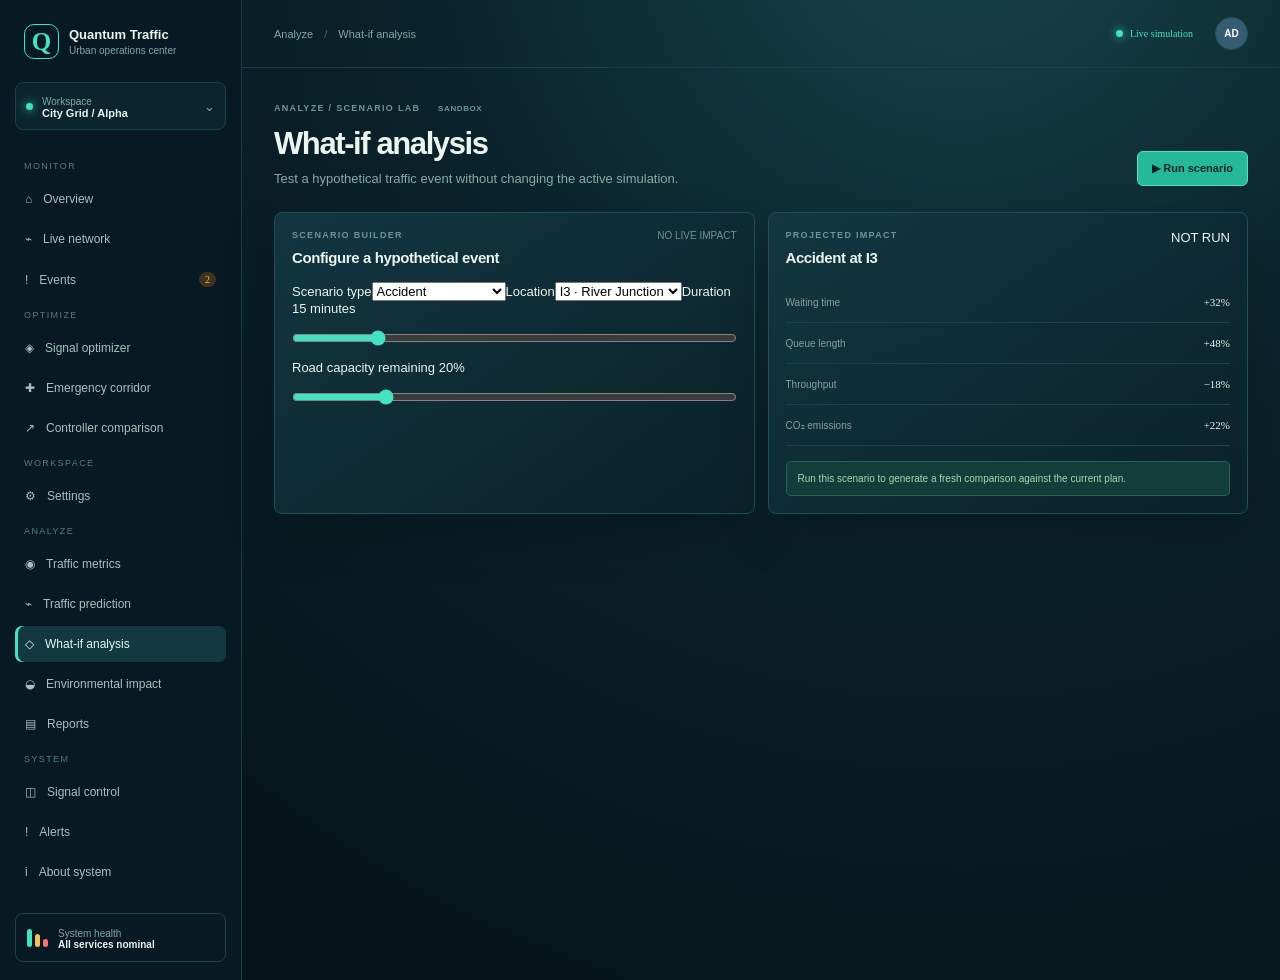
<file: Quantum-Enhanced-Adaptive-Urban-Traffic-Optimization/frontend/what-if.html>
<!doctype html><html lang="en"><head><meta charset="utf-8"><meta name="viewport" content="width=device-width, initial-scale=1"><title>What-if analysis | Quantum Traffic</title><link rel="stylesheet" href="assets/styles.css"><link rel="stylesheet" href="assets/pages.css"><link rel="stylesheet" href="assets/remaining.css"><script src="assets/app.js" defer></script></head><body data-page="whatif"><div class="app-shell"><aside class="sidebar" data-sidebar></aside><main class="main-content"><header class="topbar"><button class="icon-button menu-button" data-menu>☰</button><div class="breadcrumb">Analyze <span>/</span> What-if analysis</div><div class="top-actions"><span class="live-indicator"><i></i> Live simulation</span><button class="avatar">AD</button></div></header><div class="page-wrap"><section class="page-heading"><div><p class="eyebrow">Analyze / Scenario lab <span class="pill amber">SANDBOX</span></p><h1>What-if analysis</h1><p class="lede">Test a hypothetical traffic event without changing the active simulation.</p></div><button class="button primary" data-toast="Scenario simulation started">▶ Run scenario</button></section><section class="scenario-builder"><article class="panel"><div class="panel-heading"><div><p class="eyebrow">Scenario builder</p><h2>Configure a hypothetical event</h2></div><span class="muted mono">NO LIVE IMPACT</span></div><label>Scenario type<select class="form-control"><option>Accident</option><option>Rush hour</option><option>Road closure</option><option>Emergency vehicle</option><option>Sudden congestion</option></select></label><label>Location<select class="form-control"><option>I3 · River Junction</option><option>I2 · Market Street</option><option>I1 · North Plaza</option><option>I4 · Civic Center</option></select></label><label>Duration <output>15 minutes</output><input class="range" type="range" min="5" max="60" value="15"></label><label>Road capacity remaining <output>20%</output><input class="range" type="range" min="0" max="100" value="20"></label></article><article class="panel scenario-result"><div class="panel-heading"><div><p class="eyebrow">Projected impact</p><h2>Accident at I3</h2></div><span class="status-badge watch">NOT RUN</span></div><div class="impact-row"><span>Waiting time</span><strong class="watch-text">+32%</strong></div><div class="impact-row"><span>Queue length</span><strong class="watch-text">+48%</strong></div><div class="impact-row"><span>Throughput</span><strong class="danger-text">−18%</strong></div><div class="impact-row"><span>CO₂ emissions</span><strong class="danger-text">+22%</strong></div><div class="scenario-note">Run this scenario to generate a fresh comparison against the current plan.</div></article></section></div></main></div><div class="toast" data-toast-box></div></body></html>
</file>
<file: Quantum-Enhanced-Adaptive-Urban-Traffic-Optimization/frontend/assets/styles.css>
:root{--ink:#06151c;--ink2:#0a222a;--panel:#102e37;--panel2:#153945;--line:#23505a;--text:#eaf5ed;--muted:#85a8a5;--teal:#43e2c0;--lime:#c9ef78;--blue:#79bff5;--amber:#f4be58;--red:#fc7076;--shadow:0 20px 50px rgba(0,0,0,.18)}*{box-sizing:border-box}body{margin:0;min-height:100vh;background:radial-gradient(circle at 75% -10%,#18444a 0,#0a222b 38%,var(--ink) 80%);color:var(--text);font:13px Manrope,sans-serif}a{color:inherit;text-decoration:none}button,select{font:inherit}.app-shell{display:flex;min-height:100vh}.sidebar{width:242px;flex:none;background:#071923;border-right:1px solid #193d46;padding:24px 15px 18px;display:flex;flex-direction:column;gap:23px}.brand{display:flex;align-items:center;gap:10px;padding:0 9px}.brand-mark{display:grid;place-items:center;width:35px;height:35px;border:1px solid var(--teal);border-radius:10px;color:var(--teal);font:600 25px Georgia}.brand strong,.brand small,.workspace-picker small,.workspace-picker strong,.sidebar-footer small,.sidebar-footer strong{display:block}.brand strong{font-size:13px}.brand small,.workspace-picker small,.sidebar-footer small{color:var(--muted);font-size:10px;margin-top:3px}.workspace-picker{display:flex;align-items:center;gap:9px;padding:10px;border:1px solid #1c414b;border-radius:8px;background:#0b252e}.workspace-picker strong{font-size:11px}.status-dot,.live-indicator i{display:inline-block;width:7px;height:7px;border-radius:50%;background:var(--teal);box-shadow:0 0 10px var(--teal)}.chevron{margin-left:auto;color:var(--muted)}.nav-group{display:flex;flex-direction:column;gap:4px}.nav-label{margin:8px 9px 6px;color:#557e80;text-transform:uppercase;letter-spacing:1.4px;font-size:9px}.nav-group a{display:flex;align-items:center;gap:11px;padding:11px 10px;border-radius:7px;color:#a4c2be;font-size:12px;transition:.18s}.nav-group a:first-letter{color:var(--teal)}.nav-group a:hover,.nav-group a.active{background:#123942;color:var(--text)}.nav-group a.active{box-shadow:inset 3px 0 var(--teal)}.nav-group a b{margin-left:auto;border-radius:10px;padding:2px 6px;background:#3d331e;color:var(--amber);font:10px 'DM Mono'}.sidebar-footer{display:flex;gap:10px;align-items:center;margin-top:auto;padding:11px;border:1px solid #1c424a;border-radius:8px}.sidebar-footer strong{font-size:10px}.mini-signal{display:flex;align-items:end;gap:3px}.mini-signal i{width:5px;height:18px;border-radius:3px;background:var(--teal)}.mini-signal i:nth-child(2){height:13px;background:var(--amber)}.mini-signal i:nth-child(3){height:8px;background:var(--red)}.main-content{min-width:0;flex:1}.topbar{height:68px;display:flex;align-items:center;gap:22px;padding:0 32px;border-bottom:1px solid #1b424b}.breadcrumb{color:var(--muted);font-size:11px}.breadcrumb span{margin:0 8px;color:#456b6e}.top-actions{display:flex;align-items:center;gap:22px;margin-left:auto}.live-indicator{display:flex;align-items:center;gap:7px;color:var(--teal);font:10px 'DM Mono'}.live-indicator.compact{font-family:Manrope}.clock{padding-left:22px;border-left:1px solid #214750;font:11px 'DM Mono'}.clock small{display:block;color:var(--muted);font:9px Manrope;margin-top:3px}.icon-button,.avatar{width:33px;height:33px;border:1px solid #27545c;border-radius:7px;background:#0d2a33;color:#adcbc3}.avatar{border-radius:50%;background:#355c70;color:#fff;font-size:10px;font-weight:800}.menu-button{display:none}.page-wrap{max-width:1480px;margin:auto;padding:32px}.page-heading{display:flex;justify-content:space-between;align-items:end;gap:24px;margin-bottom:26px}.eyebrow{margin:0 0 9px;color:#709594;text-transform:uppercase;letter-spacing:1.3px;font-size:9px;font-weight:800}.pill{display:inline-block;margin-left:7px;padding:4px 7px;border-radius:4px;font-size:8px;letter-spacing:.6px;vertical-align:middle}.pill.teal{background:#153f3c;color:var(--teal)}h1{margin:0 0 9px;font-size:31px;letter-spacing:-1.4px}h2{margin:0;font-size:15px;letter-spacing:-.4px}.lede{margin:0;color:#89aaa7;font-size:13px}.lede strong{color:var(--text)}.heading-actions{display:flex;gap:9px}.button{padding:10px 14px;border:1px solid #2a5960;border-radius:6px;background:#102d36;color:var(--text);font-size:11px;font-weight:800;cursor:pointer}.button:hover{filter:brightness(1.15)}.button.primary{background:#25b999;border-color:#51e2c5;color:#04251f}.button.ghost{color:#abc4be}.button.outline{display:block;width:100%;margin-top:19px;text-align:center;background:transparent}.metric-grid{display:grid;grid-template-columns:repeat(4,1fr);gap:13px;margin-bottom:13px}.metric-card,.panel{background:linear-gradient(145deg,rgba(19,55,65,.95),rgba(10,33,42,.98));border:1px solid #20505a;border-radius:8px;box-shadow:var(--shadow)}.metric-card{padding:16px 17px}.metric-head{display:flex;justify-content:space-between}.metric-icon{display:grid;place-items:center;width:29px;height:29px;border-radius:50%;font-size:17px}.metric-icon.teal{background:#15534c;color:var(--teal)}.metric-icon.lime{background:#3b4b2a;color:var(--lime)}.metric-icon.blue{background:#1b405b;color:var(--blue)}.metric-icon.amber{background:#4d3e24;color:var(--amber)}.metric-card p{margin:14px 0 4px;color:#a1b9b4;font-size:11px}.metric-card>strong{font:500 26px 'DM Mono';letter-spacing:-1px}.metric-card strong small{color:#8aa5a2;font:10px Manrope;letter-spacing:0}.trend{font:10px 'DM Mono'}.good{color:var(--teal)}.watch-text{color:var(--amber)}.muted{color:#719391;font-size:10px}.sparkline{display:flex;align-items:end;gap:4px;height:28px;margin:12px 0 8px}.sparkline i{display:block;width:14%;border-radius:2px 2px 0 0;background:var(--teal);opacity:.8}.lime-bars i{background:var(--lime)}.progress{height:5px;margin:17px 0 11px;border-radius:5px;background:#17383f;overflow:hidden}.progress span{display:block;height:100%;border-radius:inherit;background:var(--teal)}.amber-progress span{background:var(--amber)}.dashboard-grid,.lower-grid{display:grid;grid-template-columns:1.55fr 1fr;gap:13px;margin-bottom:13px}.panel{padding:17px}.panel-heading{display:flex;justify-content:space-between;align-items:start;gap:14px;margin-bottom:16px}.text-link,.panel-link{color:var(--teal);font-size:10px;font-weight:800}.panel-link{display:flex;justify-content:space-between;padding-top:12px;margin-top:10px;border-top:1px solid #1c464f}.map-canvas{position:relative;height:242px;overflow:hidden;background-color:#183944;background-image:linear-gradient(30deg,rgba(120,181,144,.06) 12%,transparent 12.5%,transparent 87%,rgba(120,181,144,.06) 87.5%),linear-gradient(150deg,rgba(120,181,144,.05) 12%,transparent 12.5%,transparent 87%,rgba(120,181,144,.05) 87.5%);background-size:47px 82px}.map-grid{position:absolute;inset:0;opacity:.34;background-size:38px 38px;background-image:linear-gradient(90deg,rgba(201,227,172,.16) 1px,transparent 1px),linear-gradient(rgba(201,227,172,.16) 1px,transparent 1px)}.road{position:absolute;background:#4d6b70;box-shadow:0 0 0 5px rgba(4,20,26,.5);border-radius:3px}.road-a{height:12px;width:115%;top:39%;left:-8%;transform:rotate(-11deg)}.road-b{height:11px;width:120%;top:69%;left:-9%;transform:rotate(10deg)}.road-c{height:12px;width:84%;top:44%;left:11%;transform:rotate(78deg)}.road-d{height:9px;width:75%;top:43%;left:4%;transform:rotate(-54deg)}.route{position:absolute;border:3px solid var(--teal);border-left-color:transparent;border-bottom-color:transparent;border-radius:50%}.emergency-route{height:135px;width:290px;top:31%;left:23%;transform:rotate(-21deg);border-color:var(--red);border-left-color:transparent;border-bottom-color:transparent;filter:drop-shadow(0 0 5px rgba(252,112,118,.45))}.emergency-route span{position:absolute;top:-24px;left:40px;color:var(--red);font:8px 'DM Mono';white-space:nowrap}.map-node{position:absolute;z-index:2;display:grid;place-items:center;width:36px;height:36px;border:2px solid var(--teal);border-radius:50%;background:#11333c;box-shadow:0 0 0 4px rgba(65,224,189,.12);font:11px 'DM Mono'}.map-node small{position:absolute;top:31px;color:var(--teal);font:9px 'DM Mono'}.map-node.watch{border-color:var(--amber)}.map-node.watch small{color:var(--amber)}.node-a{top:19%;left:18%}.node-b{top:31%;right:22%}.node-c{bottom:19%;left:36%}.node-d{bottom:24%;right:13%}.map-footer{display:flex;align-items:center;gap:15px;padding-top:13px;color:#8aaba6;font-size:9px}.legend-dot{display:inline-block;width:7px;height:7px;margin-right:4px;border-radius:50%}.low{background:var(--teal)}.medium{background:var(--amber)}.high{background:var(--red)}.map-note{margin-left:auto}.signal-table{font-size:10px}.table-row{display:grid;grid-template-columns:1fr 1.4fr .7fr .7fr;align-items:center;gap:10px;padding:11px 0;border-bottom:1px solid #1c444c}.table-row.header{color:#618481;text-transform:uppercase;letter-spacing:.5px;font-size:8px}.table-row span:first-child b{display:block;color:var(--text)}.table-row small{display:block;margin-top:2px;color:#6e9190;font-size:8px}.signal{display:inline-block;width:8px;height:8px;margin-right:5px;border-radius:50%}.signal.green{background:var(--teal);box-shadow:0 0 8px var(--teal)}.signal.amber{background:var(--amber);box-shadow:0 0 8px var(--amber)}.signal.red{background:var(--red);box-shadow:0 0 8px var(--red)}.select{padding:7px 10px;border:1px solid #28545c;border-radius:5px;background:#0c252d;color:var(--text);font-size:10px}.chart-legend{display:flex;gap:15px;color:#8aa7a4;font-size:9px}.line-key{display:inline-block;width:18px;margin-right:5px;border-top:2px solid var(--teal);vertical-align:middle}.line-key.predicted{border-top:2px dashed var(--amber)}.line-chart{position:relative;height:200px;padding:11px 0 23px 44px}.line-chart svg{width:100%;height:100%;border-bottom:1px solid #284d53;background:repeating-linear-gradient(to bottom,transparent 0,transparent 31%,rgba(92,140,137,.12) 32%)}.chart-y{position:absolute;top:12px;bottom:25px;left:0;display:flex;flex-direction:column;justify-content:space-between;color:#608080;font:8px 'DM Mono'}.chart-line{fill:none;stroke-width:2.5}.actual-line{stroke:var(--teal)}.predicted-line{stroke:var(--amber);stroke-dasharray:5 5}.chart-fill{fill:rgba(65,224,189,.08)}.chart-x{display:flex;justify-content:space-between;padding-top:7px;color:#608080;font:8px 'DM Mono'}.scenario-mark{color:var(--teal);font-size:30px}.scenario-copy{color:#8eaba7;line-height:1.6}.scenario-row{display:flex;justify-content:space-between;padding:11px 0;border-top:1px solid #1b444d;color:#739391;font-size:10px}.scenario-row strong{color:var(--text);font-size:10px}.toast{position:fixed;right:24px;bottom:24px;z-index:9;opacity:0;transform:translateY(12px);pointer-events:none;padding:12px 16px;border-radius:7px;background:var(--lime);color:#11241d;font-size:11px;font-weight:800;transition:.2s}.toast.show{opacity:1;transform:none}@media(max-width:1000px){.sidebar{width:215px}.page-wrap{padding:24px}.metric-grid{grid-template-columns:repeat(2,1fr)}.dashboard-grid,.lower-grid{grid-template-columns:1fr}}@media(max-width:720px){.sidebar{position:fixed;z-index:8;inset:0 auto 0 0;width:250px;transform:translateX(-100%);transition:.2s}.sidebar.open{transform:none}.menu-button{display:block}.topbar{padding:0 17px}.top-actions .clock,.top-actions>.icon-button{display:none}.page-wrap{padding:20px 15px}.page-heading{display:block}.heading-actions{margin-top:18px}.metric-grid{gap:8px}.metric-card{padding:12px}.metric-card>strong{font-size:20px}.page-heading h1{font-size:27px}.map-footer{flex-wrap:wrap}.map-note{width:100%;margin-left:0}.table-row{grid-template-columns:1fr 1.2fr .7fr}.table-row span:last-child{display:none}}
</file>
<file: Quantum-Enhanced-Adaptive-Urban-Traffic-Optimization/frontend/assets/pages.css>
.module-board{margin-top:13px}.module-grid{display:grid;grid-template-columns:repeat(3,1fr);gap:10px}.module-card{display:grid;grid-template-columns:auto 1fr auto;align-items:center;gap:10px;padding:13px;border:1px solid #20505a;border-radius:7px;background:#0d2932;transition:.18s}.module-card:hover{border-color:var(--teal);background:#123b40;transform:translateY(-2px)}.module-icon{display:grid;place-items:center;width:31px;height:31px;border-radius:8px;font-size:16px}.module-card b,.module-card small{display:block}.module-card b{font-size:10px}.module-card small{margin-top:4px;color:var(--muted);font-size:8px}.module-card>strong{color:var(--teal);font-size:14px}.teal-icon{background:#153f3c;color:var(--teal)}.lime-icon{background:#39472a;color:var(--lime)}.blue-icon{background:#1d3c51;color:var(--blue)}.amber-icon{background:#493b24;color:var(--amber)}.red-icon{background:#492b30;color:var(--red)}.emergency-module{border-color:#754047}.module-board .panel-heading{margin-bottom:13px}@media(max-width:800px){.module-grid{grid-template-columns:repeat(2,1fr)}}@media(max-width:520px){.module-grid{grid-template-columns:1fr}}
</file>
<file: Quantum-Enhanced-Adaptive-Urban-Traffic-Optimization/frontend/assets/remaining.css>
.metrics-layout,.prediction-layout,.control-grid,.scenario-builder,.about-grid{display:grid;grid-template-columns:1.35fr .85fr;gap:13px;margin-bottom:13px}.score-list>div{padding:15px 0;border-bottom:1px solid #1c444c}.score-list span{display:flex;justify-content:space-between;color:#91ada8;font-size:10px}.score-list b{color:var(--text);font:11px 'DM Mono'}.score-bar,.impact-bar{height:7px;margin:10px 0 6px;border-radius:5px;background:#193840;overflow:hidden}.score-bar i,.impact-bar i{display:block;height:100%;border-radius:inherit;background:var(--teal)}.blue-bar i{background:var(--blue)}.score-list em{color:var(--teal);font:9px Manrope;font-style:normal}.donut-wrap{display:flex;align-items:center;justify-content:space-around;gap:20px}.donut{display:grid;place-items:center;width:145px;height:145px;border-radius:50%;background:conic-gradient(var(--teal) 0 70%,var(--blue) 70% 85%,var(--amber) 85% 93%,var(--red) 93%);position:relative}.donut:after{content:'';position:absolute;width:98px;height:98px;border-radius:50%;background:var(--panel)}.donut strong,.donut small{z-index:1}.donut strong{font:20px 'DM Mono'}.donut small{margin-top:-39px;color:var(--muted);font-size:9px}.legend-list{display:grid;gap:13px;color:#9cb4af;font-size:10px}.legend-list span{display:flex;align-items:center;gap:7px}.legend-list b{margin-left:auto;color:var(--text);font:10px 'DM Mono'}.legend-square{width:9px;height:9px;border-radius:2px}.teal-bg{background:var(--teal)}.blue-bg{background:var(--blue)}.amber-bg{background:var(--amber)}.red-bg{background:var(--red)}.prediction-layout{grid-template-columns:1.5fr .7fr}.forecast-panel{min-height:320px}.model-chip{padding:5px 7px;border:1px solid #295761;border-radius:4px;color:var(--blue);font:9px 'DM Mono'}.forecast-chart{height:210px;position:relative;border-bottom:1px solid #284d53;background:repeating-linear-gradient(to bottom,transparent 0,transparent 24%,rgba(92,140,137,.12) 25%)}.forecast-line{position:absolute;left:6%;right:2%;height:3px;border-radius:4px;transform:skewY(-9deg);background:var(--teal);box-shadow:0 35px 0 var(--teal),0 74px 0 var(--teal),0 105px 0 var(--teal)}.forecast-line.forecast{top:70px;transform:skewY(8deg);background:var(--amber);box-shadow:0 30px 0 var(--amber),0 64px 0 var(--amber),0 98px 0 var(--amber);opacity:.8}.forecast-y{position:absolute;left:0;top:6px;bottom:7px;display:flex;flex-direction:column;justify-content:space-between;color:#608080;font:8px 'DM Mono'}.forecast-x{position:absolute;bottom:-22px;left:6%;right:2%;display:flex;justify-content:space-between;color:#608080;font:8px 'DM Mono'}.confidence-number{margin:30px 0 15px;color:var(--teal);font:40px 'DM Mono'}.confidence-number small{font:15px Manrope;color:var(--muted)}.forecast-table,.signal-plan-table{font-size:10px}.forecast-row,.signal-plan-row{display:grid;grid-template-columns:1.4fr 1fr 1fr .8fr;gap:12px;align-items:center;padding:14px 0;border-bottom:1px solid #1c434b;color:#9bb2ad}.forecast-row b,.signal-plan-row b{color:var(--text)}.forecast-row.header,.signal-plan-row.header{color:#638583;text-transform:uppercase;font-size:8px;letter-spacing:.5px}.signal-plan-table .signal-plan-row{grid-template-columns:1.4fr 1.1fr .9fr .9fr .7fr}.signal-plan-row strong{font:11px 'DM Mono';color:var(--teal)}.signal-plan-row em{font-style:normal;font-size:9px}.safety-row,.impact-row{display:flex;justify-content:space-between;align-items:center;padding:14px 0;border-bottom:1px solid #1b444d;color:#83a3a0;font-size:10px}.safety-row b{display:block;margin-top:4px;color:var(--text);font-size:11px}.safety-row strong,.impact-row strong{color:var(--text);font:11px 'DM Mono'}.safety-note,.scenario-note{margin-top:15px;padding:11px;border:1px solid #286458;border-radius:5px;background:#123d3b;color:#a4d9af;font-size:10px}.phase-dial{width:200px;height:200px;margin:20px auto;position:relative;border:17px solid #1c464d;border-top-color:var(--teal);border-radius:50%;transform:rotate(-28deg)}.phase-center{position:absolute;inset:0;display:grid;place-content:center;text-align:center;transform:rotate(28deg)}.phase-center strong{font:25px 'DM Mono'}.phase-center small{color:var(--muted);font-size:9px}.phase-label{position:absolute;transform:rotate(28deg);font:8px 'DM Mono';color:var(--muted);white-space:nowrap}.phase-label.north{top:-29px;left:49px}.phase-label.east{right:-51px;top:75px;color:var(--teal)}.phase-label.south{bottom:-29px;left:37px;color:var(--amber)}.phase-label.west{left:-47px;top:75px}.scenario-builder{grid-template-columns:1fr 1fr}.settings-card label output{float:right;color:var(--teal);font:10px 'DM Mono'}.range{width:100%;accent-color:var(--teal);margin:14px 0}.report-grid{display:grid;grid-template-columns:1fr 1fr;gap:13px}.report-card{display:grid;grid-template-columns:auto 1fr auto;align-items:start;gap:14px;padding:18px;border:1px solid #20505a;border-radius:8px;background:linear-gradient(145deg,rgba(19,55,65,.95),rgba(10,33,42,.98))}.report-card h2{margin-bottom:9px}.report-card p:not(.eyebrow){color:#8eaba7;line-height:1.5;font-size:10px}.report-icon{display:grid;place-items:center;width:36px;height:36px;border-radius:8px;background:#153f3c;color:var(--teal);font-size:18px}.blue-icon{background:#1d3c51;color:var(--blue)}.amber-icon{background:#493b24;color:var(--amber)}.red-icon{background:#492b30;color:var(--red)}.report-card .outline{margin:0;padding:8px 10px}.alert-list{display:grid;gap:11px;max-width:900px}.alert-card{display:flex;gap:14px;padding:17px;border:1px solid #20505a;border-left:3px solid var(--amber);border-radius:8px;background:linear-gradient(145deg,rgba(19,55,65,.95),rgba(10,33,42,.98))}.alert-card.emergency-alert{border-left-color:var(--red)}.alert-card.success-alert{border-left-color:var(--teal)}.alert-card.neutral-alert{border-left-color:var(--blue)}.alert-icon{display:grid;place-items:center;width:31px;height:31px;border-radius:50%;background:#493a21;color:var(--amber);font-weight:800}.emergency-alert .alert-icon{background:#492b30;color:var(--red)}.success-alert .alert-icon{background:#153f3c;color:var(--teal)}.neutral-alert .alert-icon{background:#1d3c51;color:var(--blue)}.alert-card>div{flex:1}.alert-head{display:flex;justify-content:space-between;gap:10px}.alert-head h2{font-size:13px}.alert-card p{color:#8eaba7;line-height:1.6;font-size:10px}.alert-link{color:var(--teal);font-size:10px;font-weight:800}.about-hero{display:flex;align-items:center;gap:24px;margin-bottom:13px;padding:30px}.about-mark{display:grid;place-items:center;width:82px;height:82px;border:1px solid var(--teal);border-radius:22px;color:var(--teal);font:600 54px Georgia;box-shadow:0 0 35px rgba(65,224,189,.14)}.about-hero h1{font-size:28px}.version{display:inline-block;margin-top:18px;color:var(--teal);font-size:10px}.about-grid{grid-template-columns:1fr 1fr}.stack-list{display:grid;grid-template-columns:1fr 1fr;gap:8px;margin-top:20px}.stack-list span{padding:12px;border:1px solid #1c454e;border-radius:5px;color:var(--text);font-size:10px}.stack-list b{display:block;margin-top:4px;color:var(--muted);font-size:9px;font-weight:400}.workflow{display:grid;gap:7px;margin-top:20px}.workflow span{padding:11px 13px;border:1px solid #1f5258;border-radius:5px;background:#123b40;color:#cce2d6;font-size:10px}.workflow span:nth-of-type(4){border-color:#2e7b6d;color:var(--teal)}.workflow i{text-align:center;color:var(--teal);font-style:normal}@media(max-width:800px){.metrics-layout,.prediction-layout,.control-grid,.scenario-builder,.about-grid{grid-template-columns:1fr}.report-grid{grid-template-columns:1fr}.signal-plan-row{grid-template-columns:1.4fr 1fr 1fr}.signal-plan-row span:nth-child(4),.signal-plan-row span:nth-child(5),.signal-plan-row em{display:none}.about-hero{display:block}.about-mark{margin-bottom:20px}}@media(max-width:520px){.donut-wrap{display:block}.donut{margin:0 auto 20px}.stack-list{grid-template-columns:1fr}.forecast-row,.signal-plan-row{font-size:9px}.forecast-row span:last-child{display:none}.report-card{grid-template-columns:auto 1fr}.report-card>.button,.report-card>.icon-button{grid-column:2;justify-self:start}}
</file>
